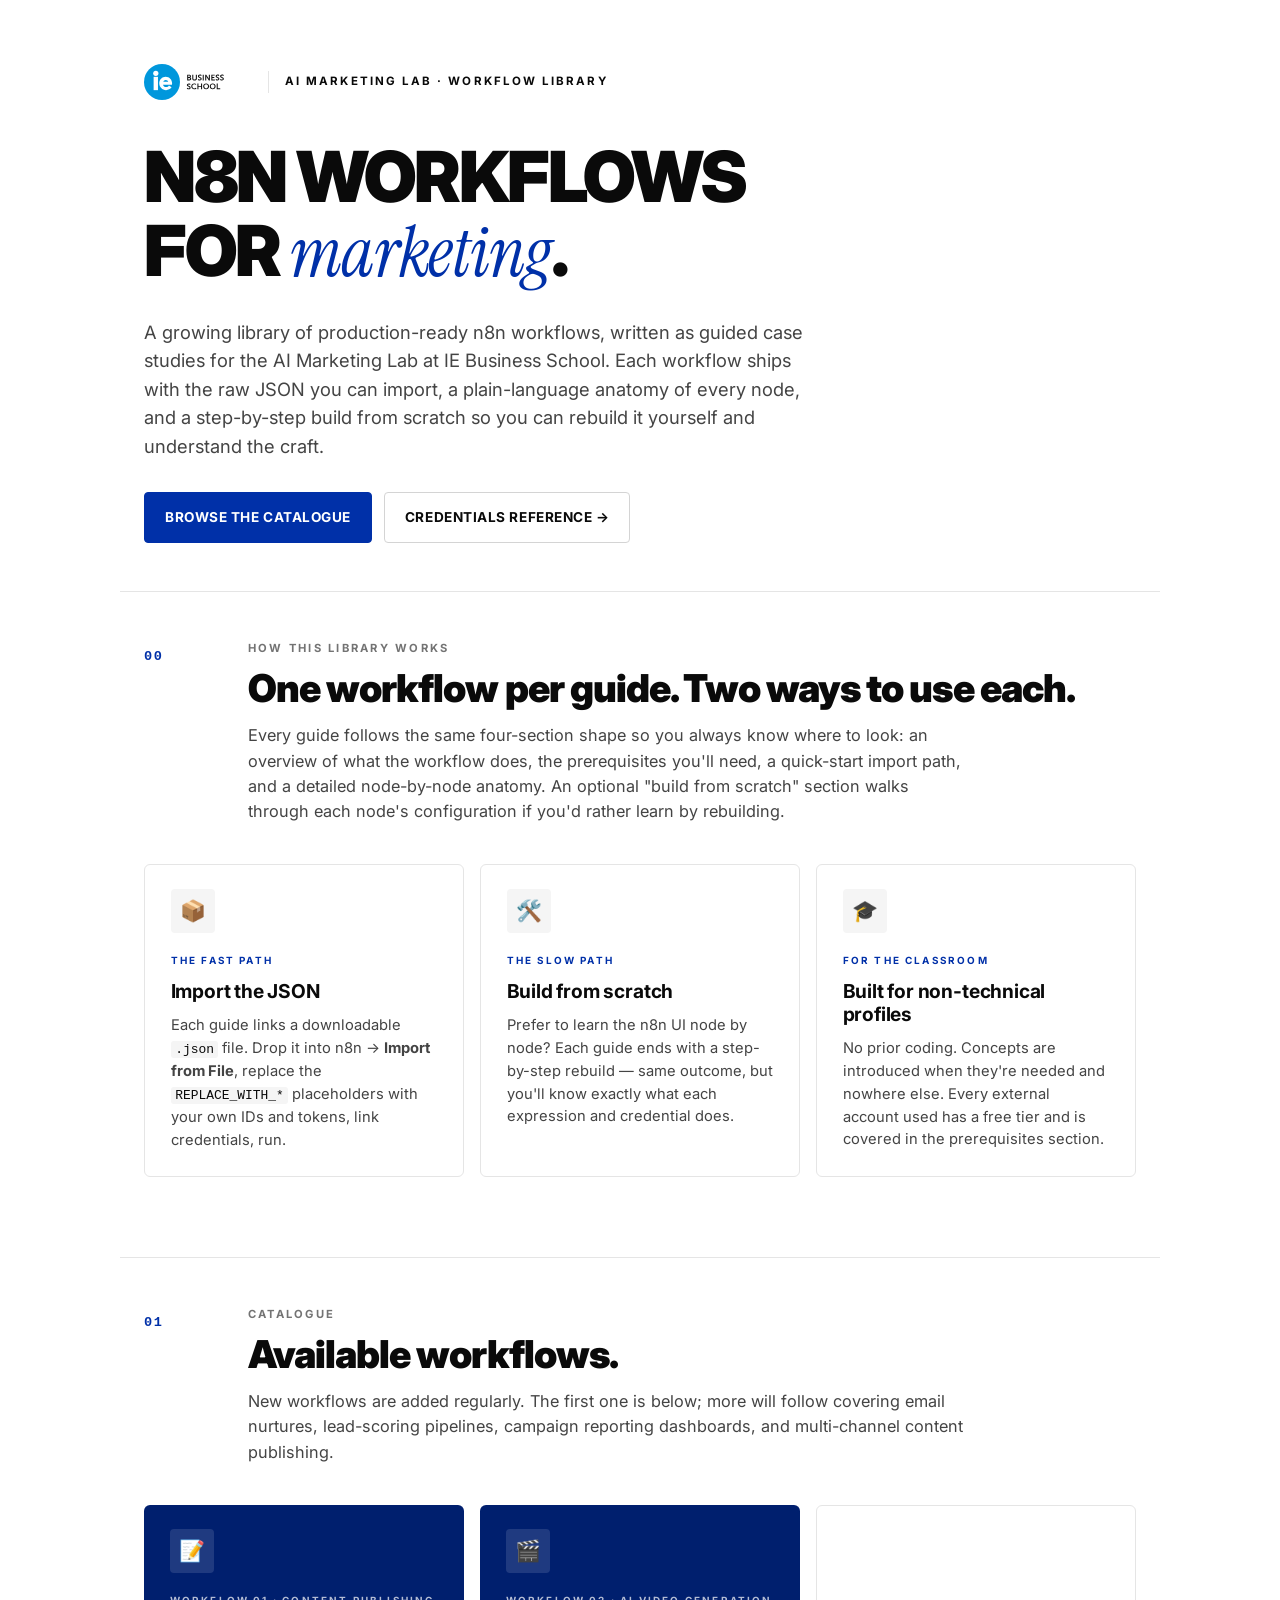
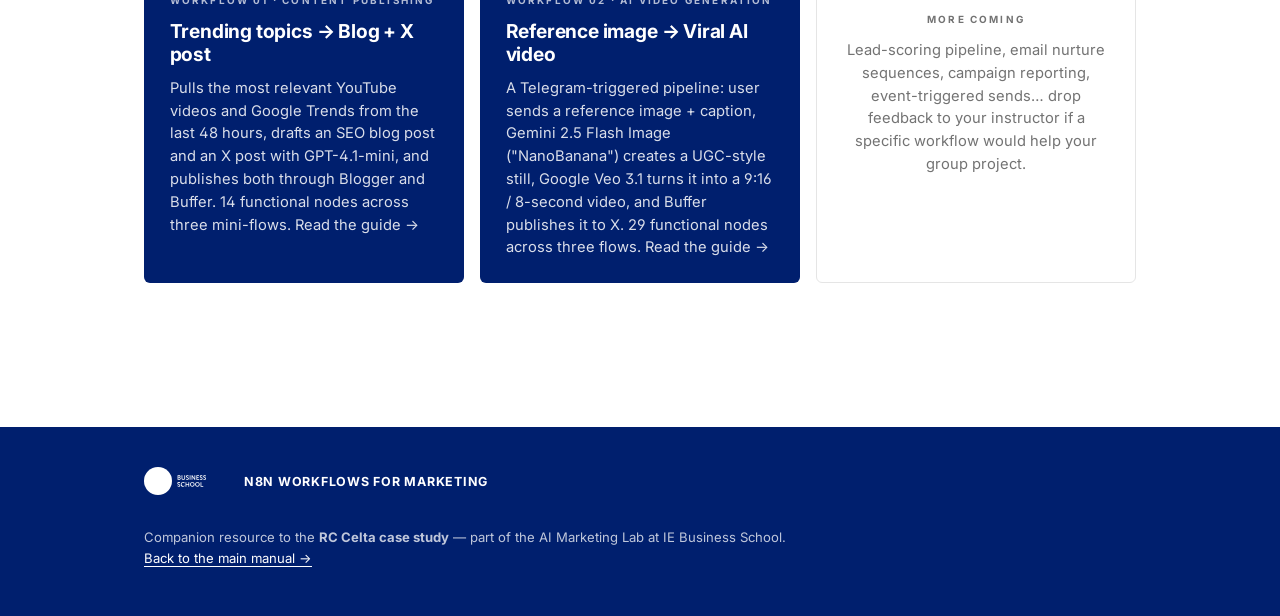
<file: index.html>
<!DOCTYPE html>
<html lang="en">
<head>
  <meta charset="utf-8" />
  <meta name="viewport" content="width=device-width, initial-scale=1" />
  <title>n8n Workflows for Marketing — IE Business School</title>
  <meta name="description" content="A growing library of n8n workflows for marketing students. Import, adapt, and ship — each guide walks you through the nodes, the credentials, and the build steps." />
  <link rel="preconnect" href="https://fonts.googleapis.com" />
  <link rel="preconnect" href="https://fonts.gstatic.com" crossorigin />
  <link href="https://fonts.googleapis.com/css2?family=Inter:wght@400;500;600;700;800;900&family=Instrument+Serif:ital@0;1&display=swap" rel="stylesheet" />
  <link rel="stylesheet" href="assets/styles.css" />
</head>
<body>

<header class="hero">
  <div class="hero__eyebrow">
    <img class="hero__eyebrow-logo" src="assets/ie-logo.svg" alt="IE Business School" />
    <span class="hero__eyebrow-divider" aria-hidden="true"></span>
    <span>AI Marketing Lab · Workflow Library</span>
  </div>
  <h1 class="hero__title">n8n Workflows<br>for <span class="accent">marketing</span>.</h1>
  <p class="hero__lead">
    A growing library of production-ready n8n workflows, written as guided case studies for the AI Marketing Lab at IE Business School. Each workflow ships with the raw JSON you can import, a plain-language anatomy of every node, and a step-by-step build from scratch so you can rebuild it yourself and understand the craft.
  </p>
  <div style="display:flex; gap:.75rem; flex-wrap:wrap; margin-top:2rem;">
    <a class="btn btn--primary" href="#catalog">Browse the catalogue</a>
    <a class="btn btn--ghost" href="credentials.html">Credentials reference →</a>
  </div>
</header>

<section class="section" id="how-it-works">
  <div class="sec-header">
    <div class="sec-num">00</div>
    <div>
      <span class="sec-eyebrow">How this library works</span>
      <h2 class="sec-title">One workflow per guide. Two ways to use each.</h2>
      <p class="sec-lead">Every guide follows the same four-section shape so you always know where to look: an overview of what the workflow does, the prerequisites you'll need, a quick-start import path, and a detailed node-by-node anatomy. An optional "build from scratch" section walks through each node's configuration if you'd rather learn by rebuilding.</p>
    </div>
  </div>

  <div class="grid grid-3">
    <div class="card card--light">
      <div class="card__icon">📦</div>
      <div class="card__role">The fast path</div>
      <h3 class="card__title">Import the JSON</h3>
      <p class="card__text">Each guide links a downloadable <code>.json</code> file. Drop it into n8n → <strong>Import from File</strong>, replace the <code>REPLACE_WITH_*</code> placeholders with your own IDs and tokens, link credentials, run.</p>
    </div>
    <div class="card card--light">
      <div class="card__icon">🛠️</div>
      <div class="card__role">The slow path</div>
      <h3 class="card__title">Build from scratch</h3>
      <p class="card__text">Prefer to learn the n8n UI node by node? Each guide ends with a step-by-step rebuild — same outcome, but you'll know exactly what each expression and credential does.</p>
    </div>
    <div class="card card--light">
      <div class="card__icon">🎓</div>
      <div class="card__role">For the classroom</div>
      <h3 class="card__title">Built for non-technical profiles</h3>
      <p class="card__text">No prior coding. Concepts are introduced when they're needed and nowhere else. Every external account used has a free tier and is covered in the prerequisites section.</p>
    </div>
  </div>
</section>

<section class="section" id="catalog">
  <div class="sec-header">
    <div class="sec-num">01</div>
    <div>
      <span class="sec-eyebrow">Catalogue</span>
      <h2 class="sec-title">Available workflows.</h2>
      <p class="sec-lead">New workflows are added regularly. The first one is below; more will follow covering email nurtures, lead-scoring pipelines, campaign reporting dashboards, and multi-channel content publishing.</p>
    </div>
  </div>

  <div class="grid grid-2">
    <a class="card" href="workflows/youtube-trends-blog-x.html" style="text-decoration:none;">
      <div class="card__icon">📝</div>
      <div class="card__role">Workflow 01 · Content publishing</div>
      <h3 class="card__title">Trending topics → Blog + X post</h3>
      <p class="card__text">Pulls the most relevant YouTube videos and Google Trends from the last 48 hours, drafts an SEO blog post and an X post with GPT-4.1-mini, and publishes both through Blogger and Buffer. 14 functional nodes across three mini-flows. Read the guide →</p>
    </a>
    <a class="card" href="workflows/ai-viral-video.html" style="text-decoration:none;">
      <div class="card__icon">🎬</div>
      <div class="card__role">Workflow 02 · AI video generation</div>
      <h3 class="card__title">Reference image → Viral AI video</h3>
      <p class="card__text">A Telegram-triggered pipeline: user sends a reference image + caption, Gemini 2.5 Flash Image ("NanoBanana") creates a UGC-style still, Google Veo 3.1 turns it into a 9:16 / 8-second video, and Buffer publishes it to X. 29 functional nodes across three flows. Read the guide →</p>
    </a>
    <div class="card card--light" style="display:flex; align-items:center; justify-content:center; text-align:center; min-height:180px;">
      <div>
        <div class="card__role" style="color:var(--ink-4);">More coming</div>
        <p class="card__text" style="color:var(--ink-4);">Lead-scoring pipeline, email nurture sequences, campaign reporting, event-triggered sends… drop feedback to your instructor if a specific workflow would help your group project.</p>
      </div>
    </div>
  </div>
</section>

<footer class="footer">
  <div class="wrap">
    <div class="footer__brand">
      <img src="assets/ie-logo.svg" alt="IE Business School" />
      n8n Workflows for Marketing
    </div>
    <div>
      Companion resource to the <strong>RC Celta case study</strong> — part of the AI Marketing Lab at IE Business School.<br>
      <a href="https://inakigorostiza.github.io/rc-celta-seat-availability-alert-platform/manual.html" target="_blank">Back to the main manual →</a>
    </div>
  </div>
</footer>

</body>
</html>
</file>
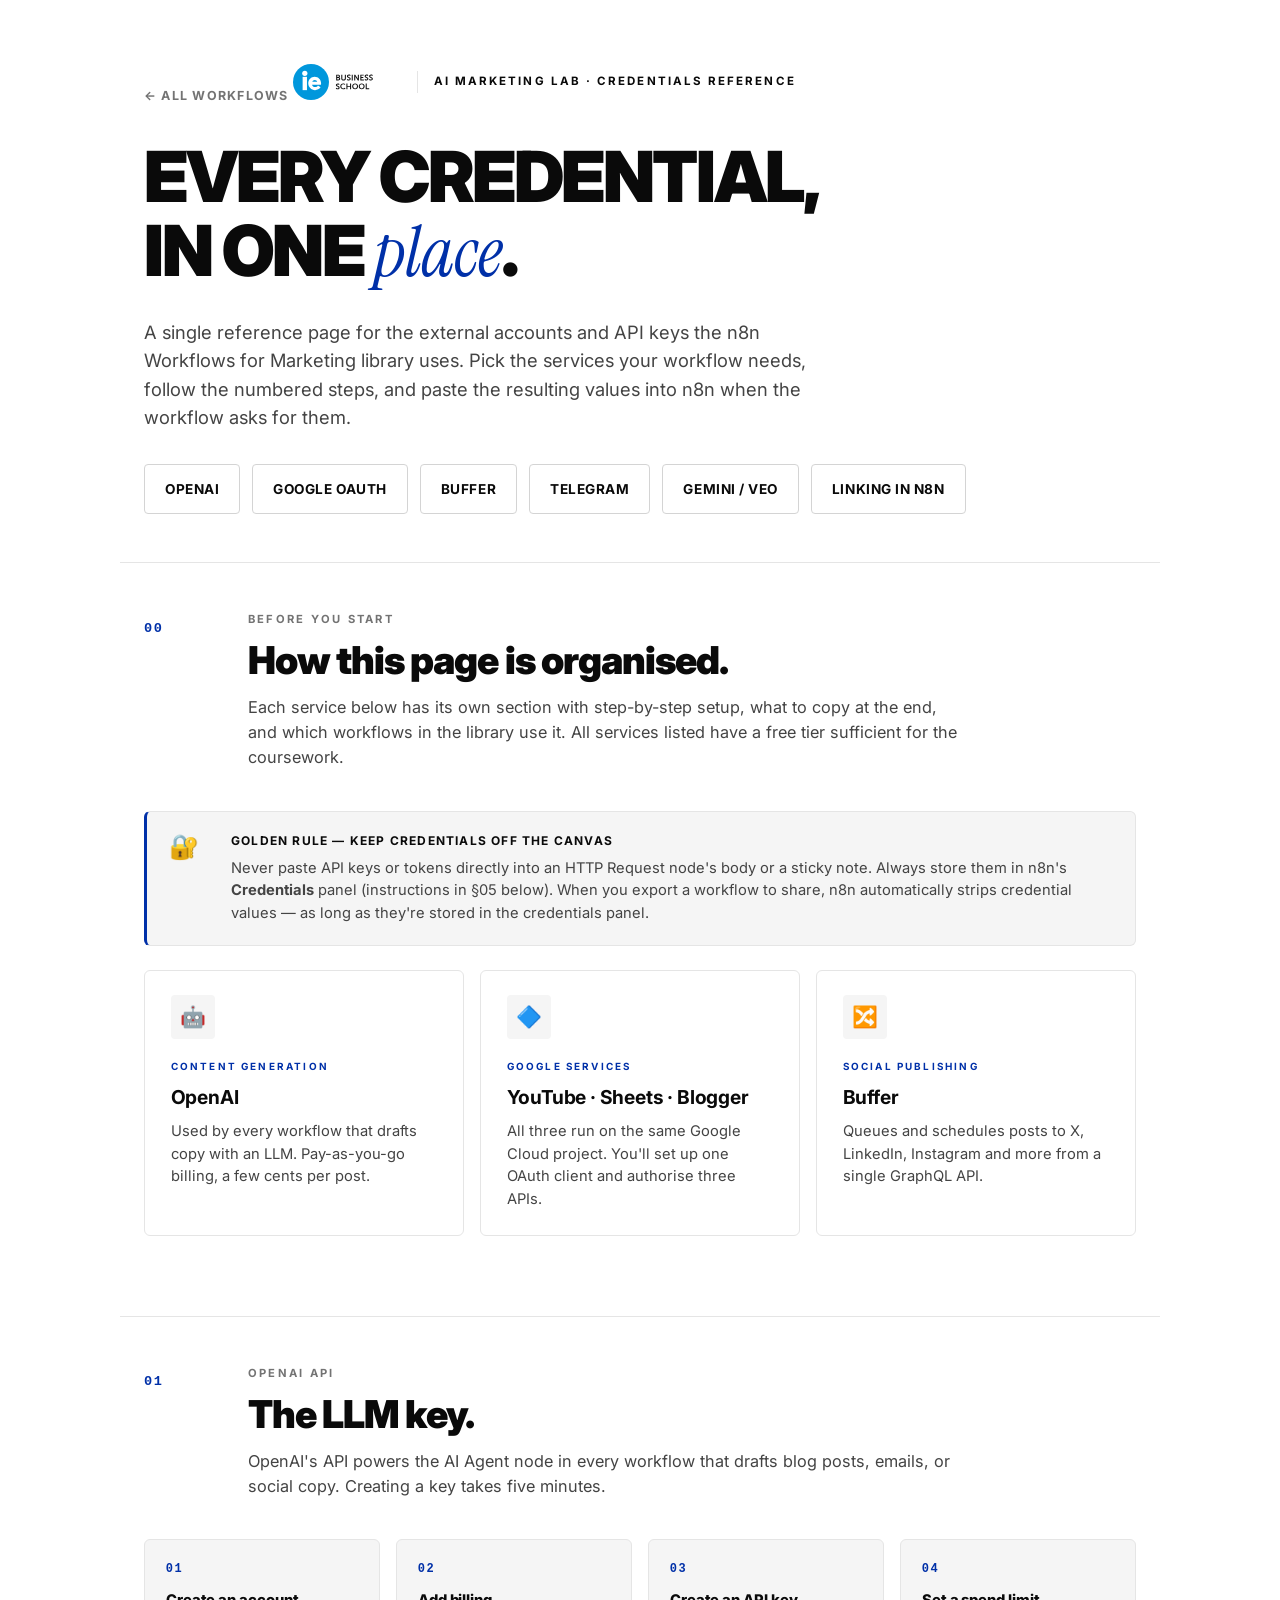
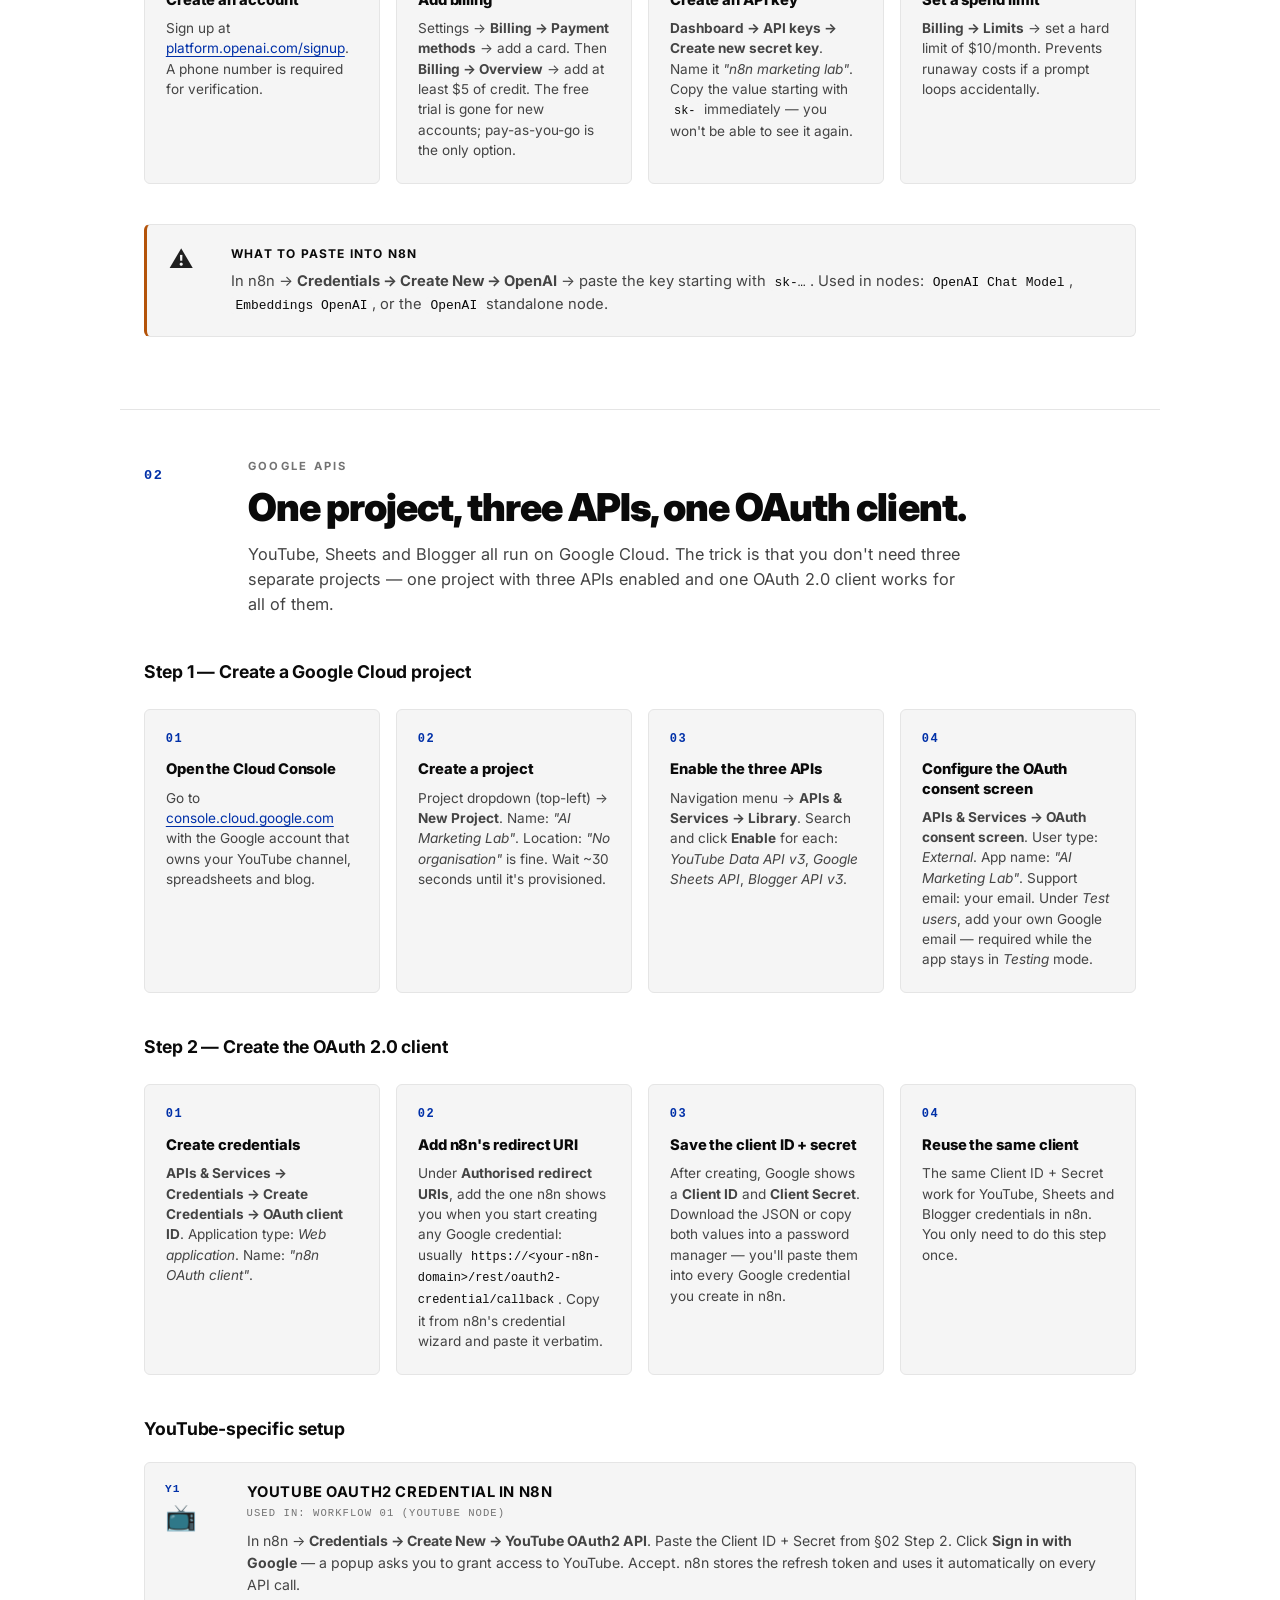
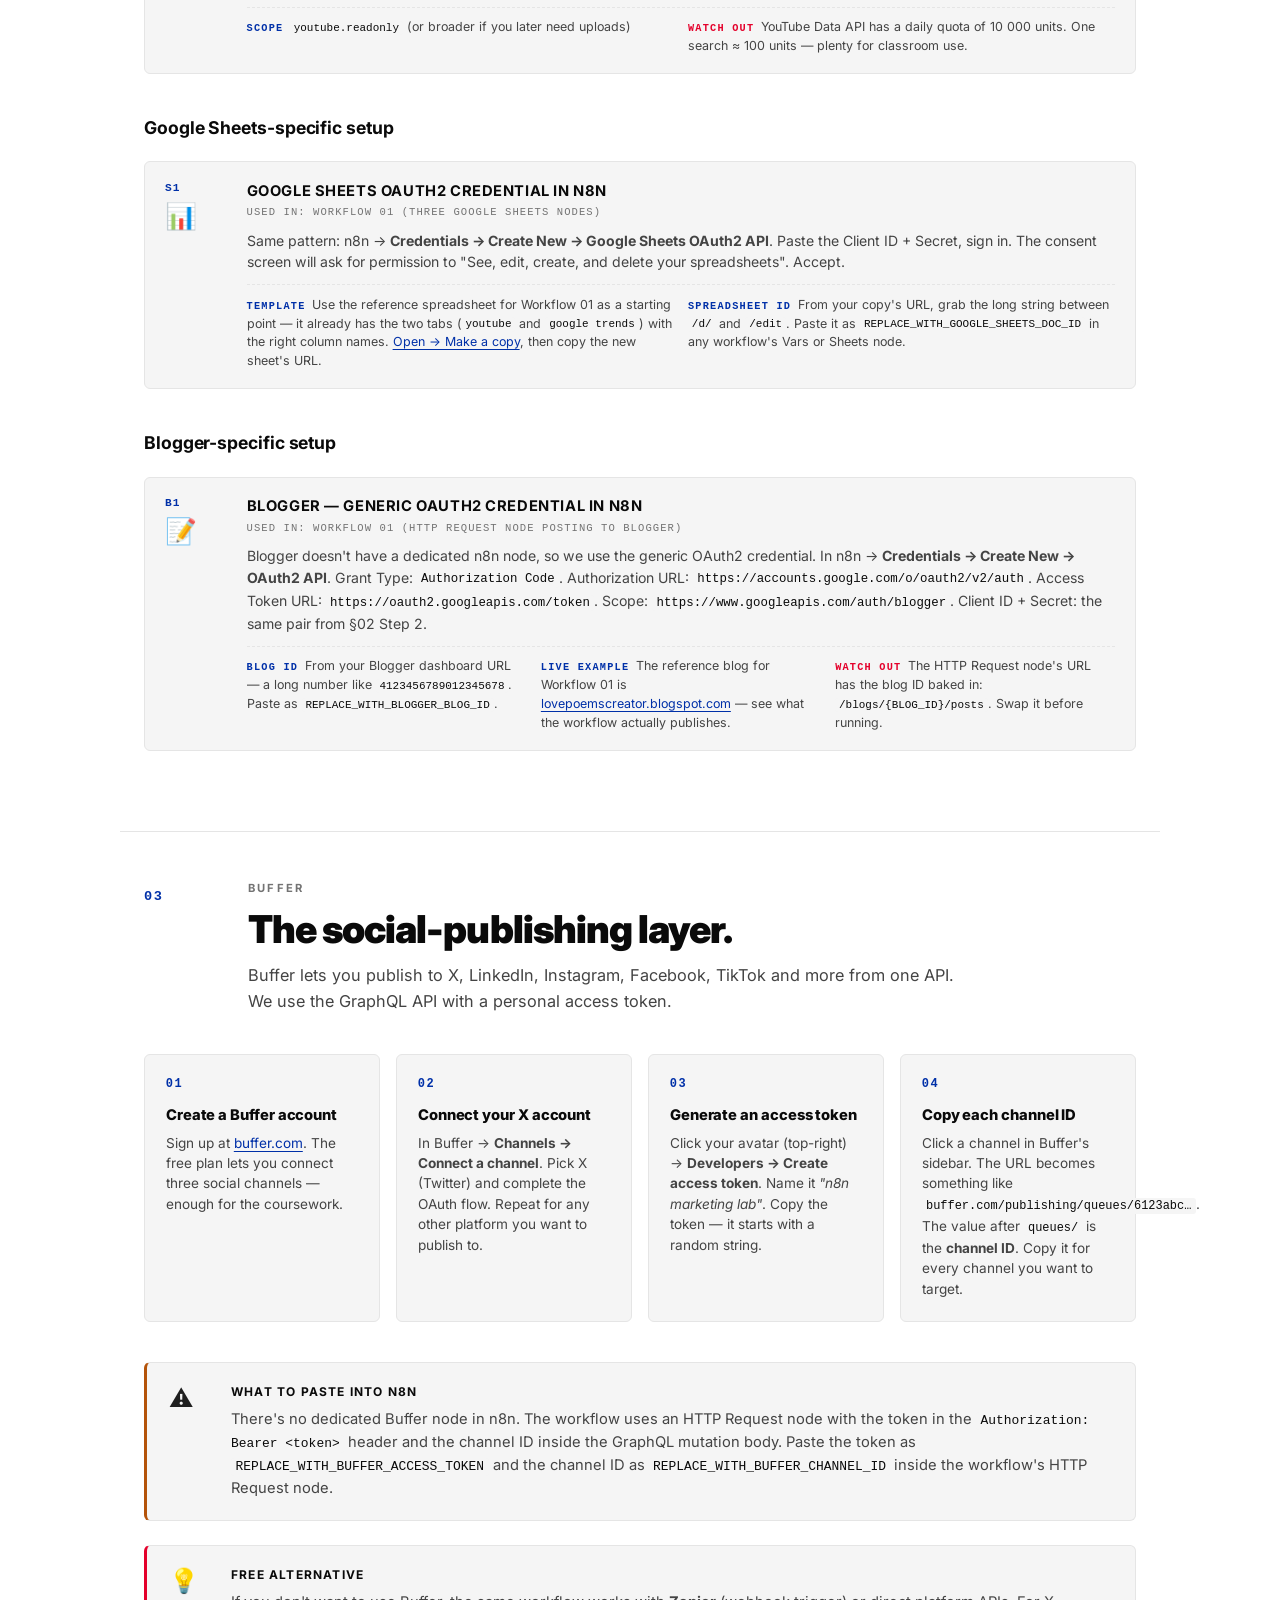
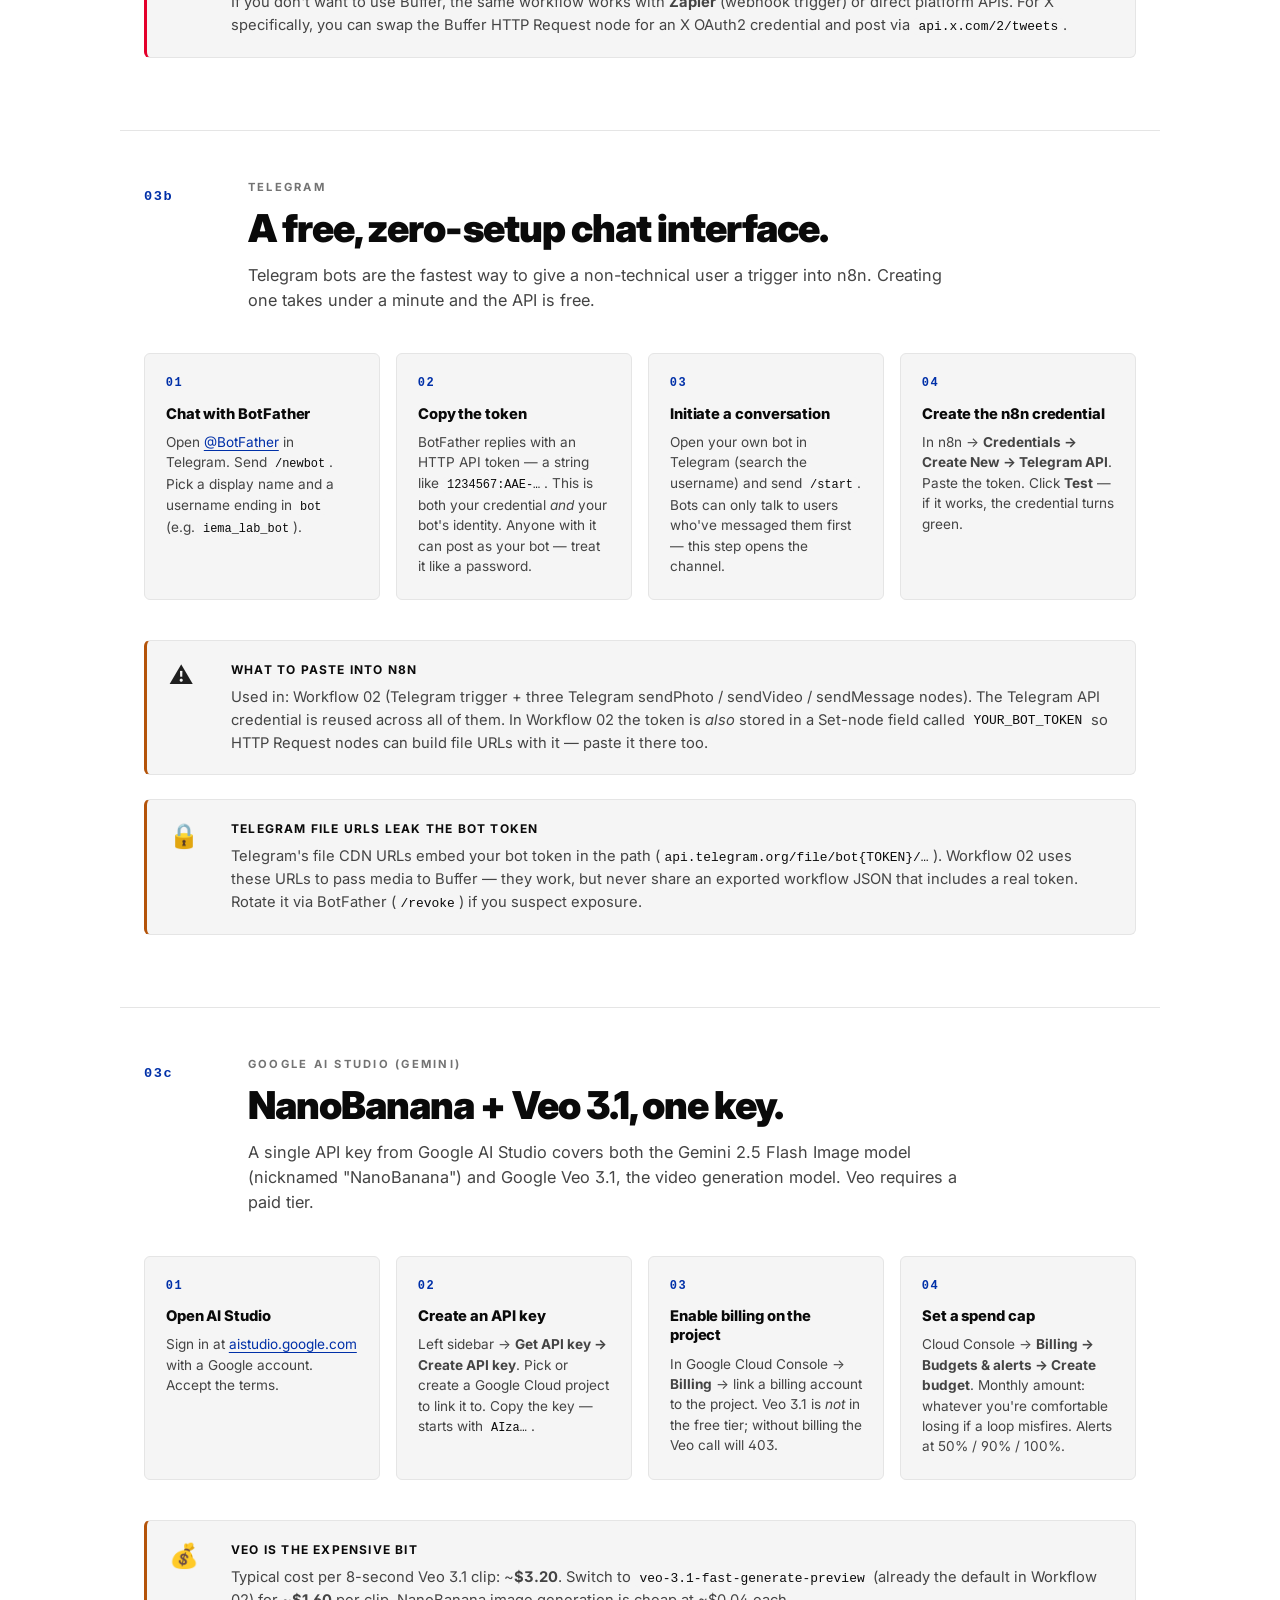
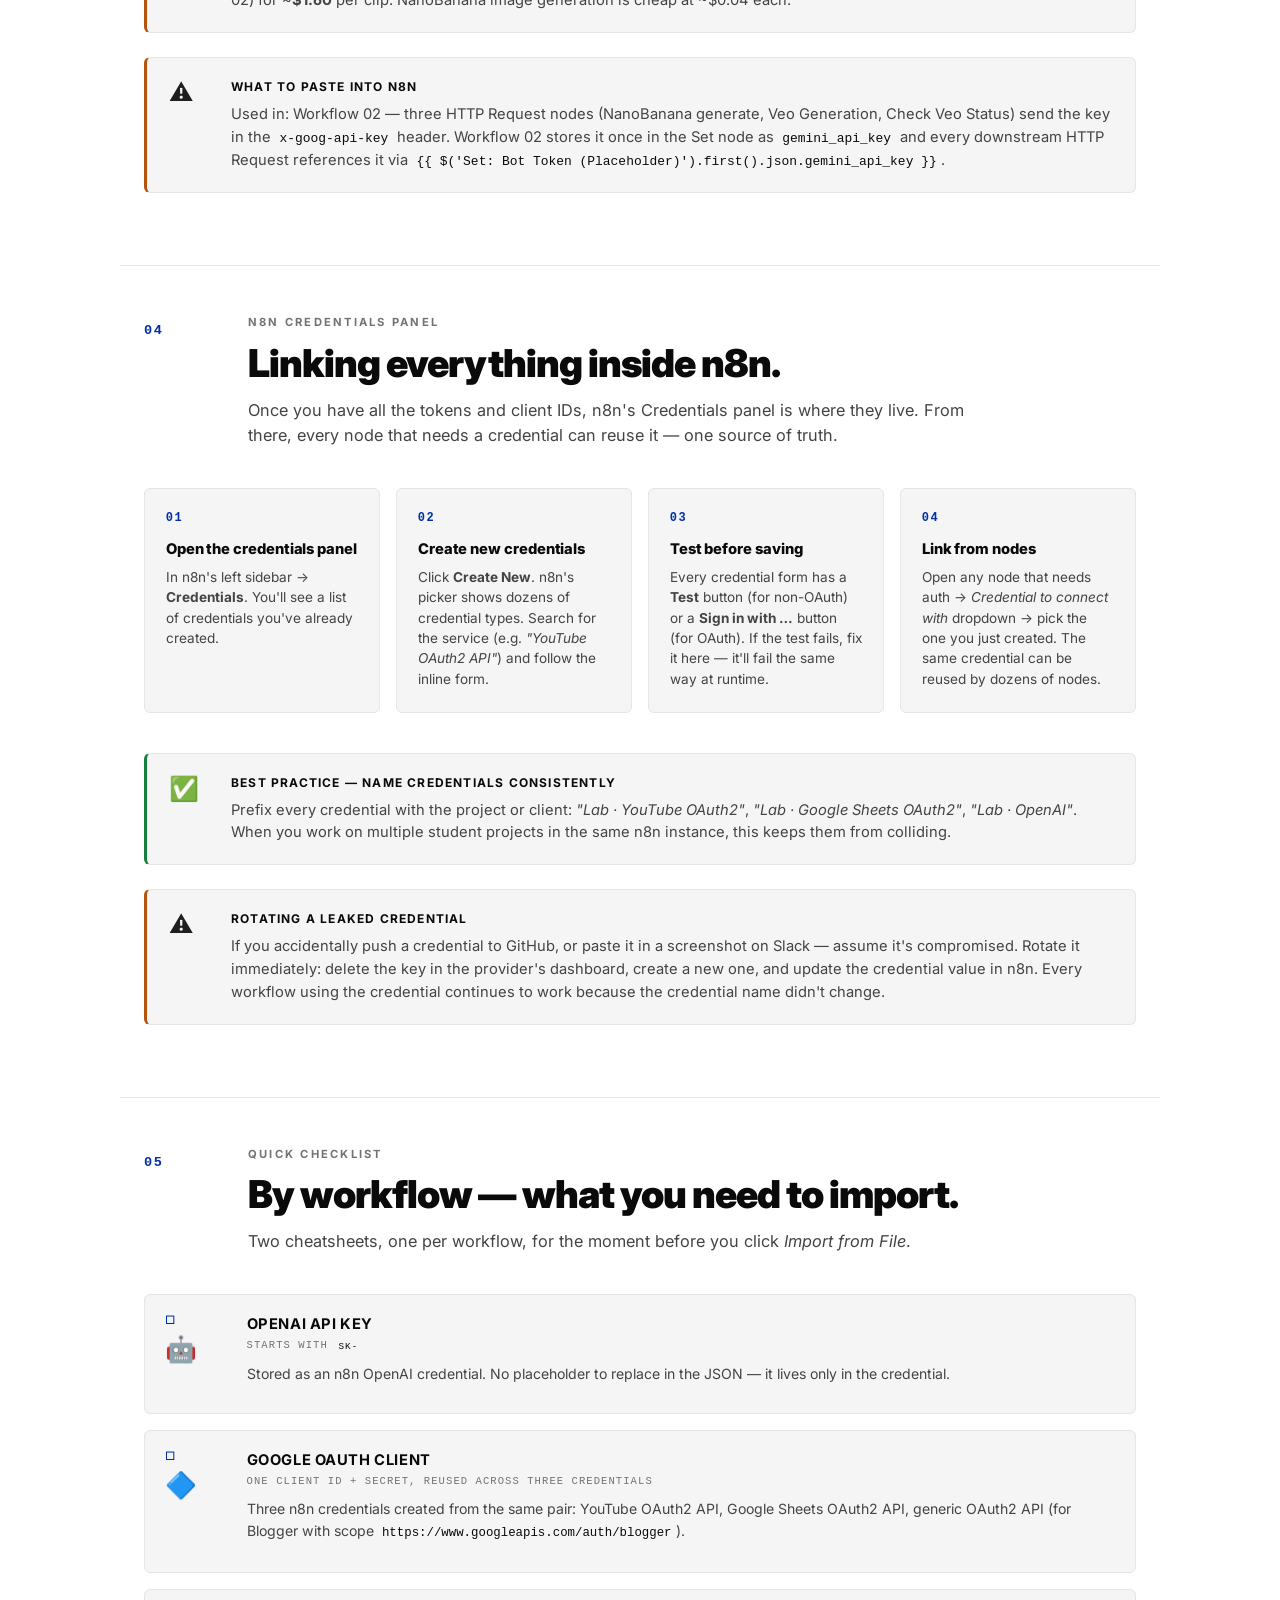
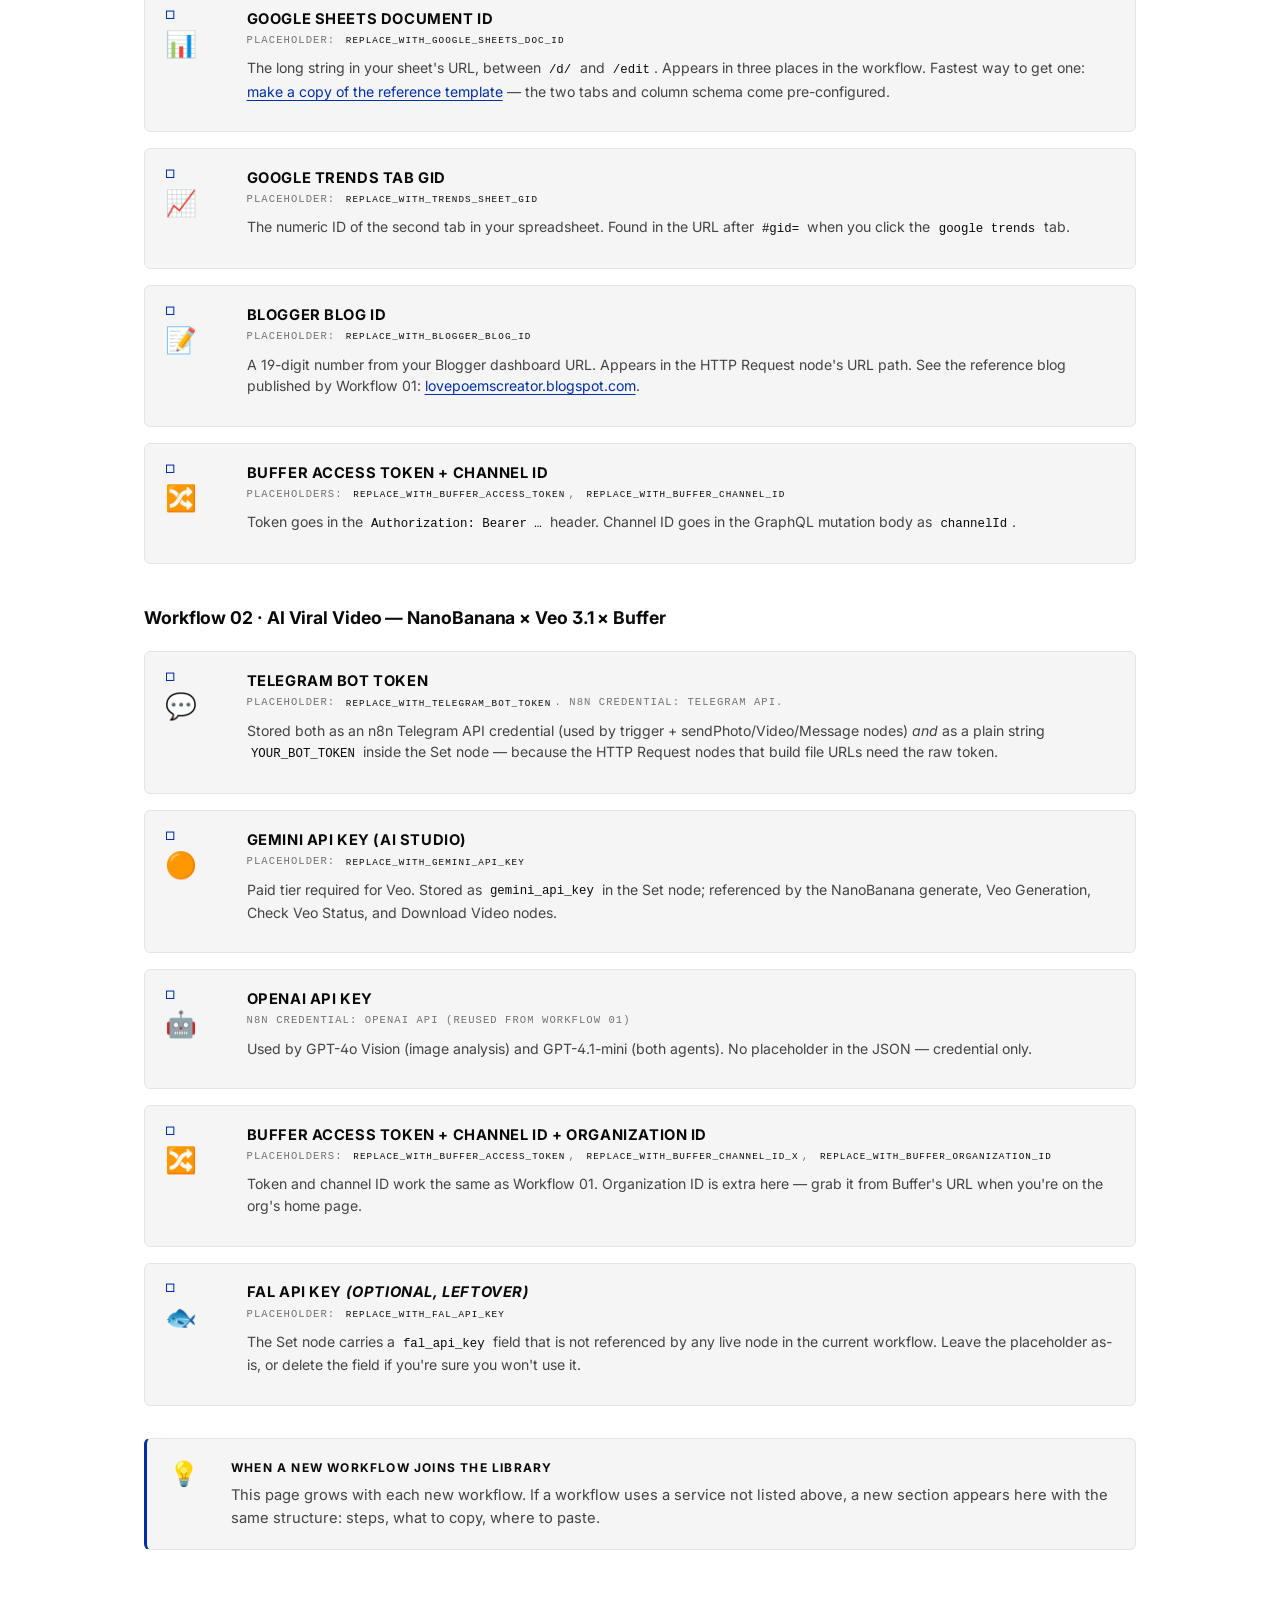
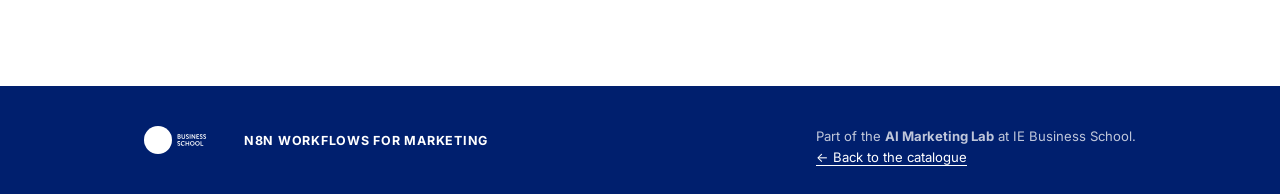
<file: credentials.html>
<!DOCTYPE html>
<html lang="en">
<head>
  <meta charset="utf-8" />
  <meta name="viewport" content="width=device-width, initial-scale=1" />
  <title>Credentials — n8n Workflows for Marketing · IE Business School</title>
  <meta name="description" content="Step-by-step guide to every credential the n8n Workflows for Marketing library uses: OpenAI, Google APIs (YouTube, Sheets, Blogger), Buffer, and how to link each one inside n8n." />
  <link rel="preconnect" href="https://fonts.googleapis.com" />
  <link rel="preconnect" href="https://fonts.gstatic.com" crossorigin />
  <link href="https://fonts.googleapis.com/css2?family=Inter:wght@400;500;600;700;800;900&family=Instrument+Serif:ital@0;1&display=swap" rel="stylesheet" />
  <link rel="stylesheet" href="assets/styles.css" />
</head>
<body>

<header class="hero">
  <a class="back-link" href="index.html">← All workflows</a>
  <div class="hero__eyebrow">
    <img class="hero__eyebrow-logo" src="assets/ie-logo.svg" alt="IE Business School" />
    <span class="hero__eyebrow-divider" aria-hidden="true"></span>
    <span>AI Marketing Lab · Credentials Reference</span>
  </div>
  <h1 class="hero__title">Every credential,<br>in one <span class="accent">place</span>.</h1>
  <p class="hero__lead">
    A single reference page for the external accounts and API keys the n8n Workflows for Marketing library uses. Pick the services your workflow needs, follow the numbered steps, and paste the resulting values into n8n when the workflow asks for them.
  </p>
  <div style="display:flex; gap:.75rem; flex-wrap:wrap; margin-top:2rem;">
    <a class="btn btn--ghost" href="#openai">OpenAI</a>
    <a class="btn btn--ghost" href="#google">Google OAuth</a>
    <a class="btn btn--ghost" href="#buffer">Buffer</a>
    <a class="btn btn--ghost" href="#telegram">Telegram</a>
    <a class="btn btn--ghost" href="#gemini">Gemini / Veo</a>
    <a class="btn btn--ghost" href="#n8n">Linking in n8n</a>
  </div>
</header>

<!-- ============================== §00 OVERVIEW ============================== -->
<section class="section" id="overview">
  <div class="sec-header">
    <div class="sec-num">00</div>
    <div>
      <span class="sec-eyebrow">Before you start</span>
      <h2 class="sec-title">How this page is organised.</h2>
      <p class="sec-lead">Each service below has its own section with step-by-step setup, what to copy at the end, and which workflows in the library use it. All services listed have a free tier sufficient for the coursework.</p>
    </div>
  </div>

  <div class="callout callout--tip">
    <div class="callout__icon">🔐</div>
    <div class="callout__body">
      <h4>Golden rule — keep credentials off the canvas</h4>
      <p>Never paste API keys or tokens directly into an HTTP Request node's body or a sticky note. Always store them in n8n's <strong>Credentials</strong> panel (instructions in §05 below). When you export a workflow to share, n8n automatically strips credential values — as long as they're stored in the credentials panel.</p>
    </div>
  </div>

  <div class="grid grid-3">
    <div class="card card--light">
      <div class="card__icon">🤖</div>
      <div class="card__role">Content generation</div>
      <h3 class="card__title">OpenAI</h3>
      <p class="card__text">Used by every workflow that drafts copy with an LLM. Pay-as-you-go billing, a few cents per post.</p>
    </div>
    <div class="card card--light">
      <div class="card__icon">🔷</div>
      <div class="card__role">Google services</div>
      <h3 class="card__title">YouTube · Sheets · Blogger</h3>
      <p class="card__text">All three run on the same Google Cloud project. You'll set up one OAuth client and authorise three APIs.</p>
    </div>
    <div class="card card--light">
      <div class="card__icon">🔀</div>
      <div class="card__role">Social publishing</div>
      <h3 class="card__title">Buffer</h3>
      <p class="card__text">Queues and schedules posts to X, LinkedIn, Instagram and more from a single GraphQL API.</p>
    </div>
  </div>
</section>

<!-- ============================== §01 OPENAI ============================== -->
<section class="section" id="openai">
  <div class="sec-header">
    <div class="sec-num">01</div>
    <div>
      <span class="sec-eyebrow">OpenAI API</span>
      <h2 class="sec-title">The LLM key.</h2>
      <p class="sec-lead">OpenAI's API powers the AI Agent node in every workflow that drafts blog posts, emails, or social copy. Creating a key takes five minutes.</p>
    </div>
  </div>

  <div class="flow">
    <div class="flow__step">
      <span class="flow__num">01</span>
      <h5>Create an account</h5>
      <p>Sign up at <a href="https://platform.openai.com/signup" target="_blank">platform.openai.com/signup</a>. A phone number is required for verification.</p>
    </div>
    <div class="flow__step">
      <span class="flow__num">02</span>
      <h5>Add billing</h5>
      <p>Settings → <strong>Billing → Payment methods</strong> → add a card. Then <strong>Billing → Overview</strong> → add at least $5 of credit. The free trial is gone for new accounts; pay-as-you-go is the only option.</p>
    </div>
    <div class="flow__step">
      <span class="flow__num">03</span>
      <h5>Create an API key</h5>
      <p><strong>Dashboard → API keys → Create new secret key</strong>. Name it <em>"n8n marketing lab"</em>. Copy the value starting with <code>sk-</code> immediately — you won't be able to see it again.</p>
    </div>
    <div class="flow__step">
      <span class="flow__num">04</span>
      <h5>Set a spend limit</h5>
      <p><strong>Billing → Limits</strong> → set a hard limit of $10/month. Prevents runaway costs if a prompt loops accidentally.</p>
    </div>
  </div>

  <div class="callout callout--warn">
    <div class="callout__icon">⚠️</div>
    <div class="callout__body">
      <h4>What to paste into n8n</h4>
      <p>In n8n → <strong>Credentials → Create New → OpenAI</strong> → paste the key starting with <code>sk-…</code>. Used in nodes: <code>OpenAI Chat Model</code>, <code>Embeddings OpenAI</code>, or the <code>OpenAI</code> standalone node.</p>
    </div>
  </div>
</section>

<!-- ============================== §02 GOOGLE ============================== -->
<section class="section" id="google">
  <div class="sec-header">
    <div class="sec-num">02</div>
    <div>
      <span class="sec-eyebrow">Google APIs</span>
      <h2 class="sec-title">One project, three APIs, one OAuth client.</h2>
      <p class="sec-lead">YouTube, Sheets and Blogger all run on Google Cloud. The trick is that you don't need three separate projects — one project with three APIs enabled and one OAuth 2.0 client works for all of them.</p>
    </div>
  </div>

  <h3 class="h-sub">Step 1 — Create a Google Cloud project</h3>
  <div class="flow">
    <div class="flow__step">
      <span class="flow__num">01</span>
      <h5>Open the Cloud Console</h5>
      <p>Go to <a href="https://console.cloud.google.com" target="_blank">console.cloud.google.com</a> with the Google account that owns your YouTube channel, spreadsheets and blog.</p>
    </div>
    <div class="flow__step">
      <span class="flow__num">02</span>
      <h5>Create a project</h5>
      <p>Project dropdown (top-left) → <strong>New Project</strong>. Name: <em>"AI Marketing Lab"</em>. Location: <em>"No organisation"</em> is fine. Wait ~30 seconds until it's provisioned.</p>
    </div>
    <div class="flow__step">
      <span class="flow__num">03</span>
      <h5>Enable the three APIs</h5>
      <p>Navigation menu → <strong>APIs & Services → Library</strong>. Search and click <strong>Enable</strong> for each: <em>YouTube Data API v3</em>, <em>Google Sheets API</em>, <em>Blogger API v3</em>.</p>
    </div>
    <div class="flow__step">
      <span class="flow__num">04</span>
      <h5>Configure the OAuth consent screen</h5>
      <p><strong>APIs & Services → OAuth consent screen</strong>. User type: <em>External</em>. App name: <em>"AI Marketing Lab"</em>. Support email: your email. Under <em>Test users</em>, add your own Google email — required while the app stays in <em>Testing</em> mode.</p>
    </div>
  </div>

  <h3 class="h-sub">Step 2 — Create the OAuth 2.0 client</h3>
  <div class="flow">
    <div class="flow__step">
      <span class="flow__num">01</span>
      <h5>Create credentials</h5>
      <p><strong>APIs & Services → Credentials → Create Credentials → OAuth client ID</strong>. Application type: <em>Web application</em>. Name: <em>"n8n OAuth client"</em>.</p>
    </div>
    <div class="flow__step">
      <span class="flow__num">02</span>
      <h5>Add n8n's redirect URI</h5>
      <p>Under <strong>Authorised redirect URIs</strong>, add the one n8n shows you when you start creating any Google credential: usually <code>https://&lt;your-n8n-domain&gt;/rest/oauth2-credential/callback</code>. Copy it from n8n's credential wizard and paste it verbatim.</p>
    </div>
    <div class="flow__step">
      <span class="flow__num">03</span>
      <h5>Save the client ID + secret</h5>
      <p>After creating, Google shows a <strong>Client ID</strong> and <strong>Client Secret</strong>. Download the JSON or copy both values into a password manager — you'll paste them into every Google credential you create in n8n.</p>
    </div>
    <div class="flow__step">
      <span class="flow__num">04</span>
      <h5>Reuse the same client</h5>
      <p>The same Client ID + Secret work for YouTube, Sheets and Blogger credentials in n8n. You only need to do this step once.</p>
    </div>
  </div>

  <h3 class="h-sub">YouTube-specific setup</h3>
  <div class="node-detail">
    <div class="node-row">
      <div class="node-row__rail"><span class="node-row__num">Y1</span><span class="node-row__emoji">📺</span></div>
      <div class="node-row__body">
        <h4 class="node-row__title">YouTube OAuth2 credential in n8n</h4>
        <div class="node-row__kind">Used in: Workflow 01 (YouTube node)</div>
        <p class="node-row__text">In n8n → <strong>Credentials → Create New → YouTube OAuth2 API</strong>. Paste the Client ID + Secret from §02 Step 2. Click <strong>Sign in with Google</strong> — a popup asks you to grant access to YouTube. Accept. n8n stores the refresh token and uses it automatically on every API call.</p>
        <div class="node-row__meta">
          <div class="node-row__meta-item"><span class="node-row__label">Scope</span><code>youtube.readonly</code> (or broader if you later need uploads)</div>
          <div class="node-row__meta-item"><span class="node-row__label node-row__label--warn">Watch out</span>YouTube Data API has a daily quota of 10 000 units. One search ≈ 100 units — plenty for classroom use.</div>
        </div>
      </div>
    </div>
  </div>

  <h3 class="h-sub">Google Sheets-specific setup</h3>
  <div class="node-detail">
    <div class="node-row">
      <div class="node-row__rail"><span class="node-row__num">S1</span><span class="node-row__emoji">📊</span></div>
      <div class="node-row__body">
        <h4 class="node-row__title">Google Sheets OAuth2 credential in n8n</h4>
        <div class="node-row__kind">Used in: Workflow 01 (three Google Sheets nodes)</div>
        <p class="node-row__text">Same pattern: n8n → <strong>Credentials → Create New → Google Sheets OAuth2 API</strong>. Paste the Client ID + Secret, sign in. The consent screen will ask for permission to "See, edit, create, and delete your spreadsheets". Accept.</p>
        <div class="node-row__meta">
          <div class="node-row__meta-item"><span class="node-row__label">Template</span>Use the reference spreadsheet for Workflow 01 as a starting point — it already has the two tabs (<code>youtube</code> and <code>google trends</code>) with the right column names. <a href="https://docs.google.com/spreadsheets/d/1voUu85C0uED6YXrFxakD3wMpdZOFnLCwBKoNIpxmERA/copy" target="_blank">Open → Make a copy</a>, then copy the new sheet's URL.</div>
          <div class="node-row__meta-item"><span class="node-row__label">Spreadsheet ID</span>From your copy's URL, grab the long string between <code>/d/</code> and <code>/edit</code>. Paste it as <code>REPLACE_WITH_GOOGLE_SHEETS_DOC_ID</code> in any workflow's Vars or Sheets node.</div>
        </div>
      </div>
    </div>
  </div>

  <h3 class="h-sub">Blogger-specific setup</h3>
  <div class="node-detail">
    <div class="node-row">
      <div class="node-row__rail"><span class="node-row__num">B1</span><span class="node-row__emoji">📝</span></div>
      <div class="node-row__body">
        <h4 class="node-row__title">Blogger — generic OAuth2 credential in n8n</h4>
        <div class="node-row__kind">Used in: Workflow 01 (HTTP Request node posting to Blogger)</div>
        <p class="node-row__text">Blogger doesn't have a dedicated n8n node, so we use the generic OAuth2 credential. In n8n → <strong>Credentials → Create New → OAuth2 API</strong>. Grant Type: <code>Authorization Code</code>. Authorization URL: <code>https://accounts.google.com/o/oauth2/v2/auth</code>. Access Token URL: <code>https://oauth2.googleapis.com/token</code>. Scope: <code>https://www.googleapis.com/auth/blogger</code>. Client ID + Secret: the same pair from §02 Step 2.</p>
        <div class="node-row__meta">
          <div class="node-row__meta-item"><span class="node-row__label">Blog ID</span>From your Blogger dashboard URL — a long number like <code>4123456789012345678</code>. Paste as <code>REPLACE_WITH_BLOGGER_BLOG_ID</code>.</div>
          <div class="node-row__meta-item"><span class="node-row__label">Live example</span>The reference blog for Workflow 01 is <a href="https://lovepoemscreator.blogspot.com/" target="_blank">lovepoemscreator.blogspot.com</a> — see what the workflow actually publishes.</div>
          <div class="node-row__meta-item"><span class="node-row__label node-row__label--warn">Watch out</span>The HTTP Request node's URL has the blog ID baked in: <code>/blogs/{BLOG_ID}/posts</code>. Swap it before running.</div>
        </div>
      </div>
    </div>
  </div>
</section>

<!-- ============================== §03 BUFFER ============================== -->
<section class="section" id="buffer">
  <div class="sec-header">
    <div class="sec-num">03</div>
    <div>
      <span class="sec-eyebrow">Buffer</span>
      <h2 class="sec-title">The social-publishing layer.</h2>
      <p class="sec-lead">Buffer lets you publish to X, LinkedIn, Instagram, Facebook, TikTok and more from one API. We use the GraphQL API with a personal access token.</p>
    </div>
  </div>

  <div class="flow">
    <div class="flow__step">
      <span class="flow__num">01</span>
      <h5>Create a Buffer account</h5>
      <p>Sign up at <a href="https://buffer.com" target="_blank">buffer.com</a>. The free plan lets you connect three social channels — enough for the coursework.</p>
    </div>
    <div class="flow__step">
      <span class="flow__num">02</span>
      <h5>Connect your X account</h5>
      <p>In Buffer → <strong>Channels → Connect a channel</strong>. Pick X (Twitter) and complete the OAuth flow. Repeat for any other platform you want to publish to.</p>
    </div>
    <div class="flow__step">
      <span class="flow__num">03</span>
      <h5>Generate an access token</h5>
      <p>Click your avatar (top-right) → <strong>Developers → Create access token</strong>. Name it <em>"n8n marketing lab"</em>. Copy the token — it starts with a random string.</p>
    </div>
    <div class="flow__step">
      <span class="flow__num">04</span>
      <h5>Copy each channel ID</h5>
      <p>Click a channel in Buffer's sidebar. The URL becomes something like <code>buffer.com/publishing/queues/6123abc…</code>. The value after <code>queues/</code> is the <strong>channel ID</strong>. Copy it for every channel you want to target.</p>
    </div>
  </div>

  <div class="callout callout--warn">
    <div class="callout__icon">⚠️</div>
    <div class="callout__body">
      <h4>What to paste into n8n</h4>
      <p>There's no dedicated Buffer node in n8n. The workflow uses an HTTP Request node with the token in the <code>Authorization: Bearer &lt;token&gt;</code> header and the channel ID inside the GraphQL mutation body. Paste the token as <code>REPLACE_WITH_BUFFER_ACCESS_TOKEN</code> and the channel ID as <code>REPLACE_WITH_BUFFER_CHANNEL_ID</code> inside the workflow's HTTP Request node.</p>
    </div>
  </div>

  <div class="callout callout--class">
    <div class="callout__icon">💡</div>
    <div class="callout__body">
      <h4>Free alternative</h4>
      <p>If you don't want to use Buffer, the same workflow works with <strong>Zapier</strong> (webhook trigger) or direct platform APIs. For X specifically, you can swap the Buffer HTTP Request node for an X OAuth2 credential and post via <code>api.x.com/2/tweets</code>.</p>
    </div>
  </div>
</section>

<!-- ============================== §03b TELEGRAM ============================== -->
<section class="section" id="telegram">
  <div class="sec-header">
    <div class="sec-num">03b</div>
    <div>
      <span class="sec-eyebrow">Telegram</span>
      <h2 class="sec-title">A free, zero-setup chat interface.</h2>
      <p class="sec-lead">Telegram bots are the fastest way to give a non-technical user a trigger into n8n. Creating one takes under a minute and the API is free.</p>
    </div>
  </div>

  <div class="flow">
    <div class="flow__step">
      <span class="flow__num">01</span>
      <h5>Chat with BotFather</h5>
      <p>Open <a href="https://t.me/botfather" target="_blank">@BotFather</a> in Telegram. Send <code>/newbot</code>. Pick a display name and a username ending in <code>bot</code> (e.g. <code>iema_lab_bot</code>).</p>
    </div>
    <div class="flow__step">
      <span class="flow__num">02</span>
      <h5>Copy the token</h5>
      <p>BotFather replies with an HTTP API token — a string like <code>1234567:AAE-…</code>. This is both your credential <em>and</em> your bot's identity. Anyone with it can post as your bot — treat it like a password.</p>
    </div>
    <div class="flow__step">
      <span class="flow__num">03</span>
      <h5>Initiate a conversation</h5>
      <p>Open your own bot in Telegram (search the username) and send <code>/start</code>. Bots can only talk to users who've messaged them first — this step opens the channel.</p>
    </div>
    <div class="flow__step">
      <span class="flow__num">04</span>
      <h5>Create the n8n credential</h5>
      <p>In n8n → <strong>Credentials → Create New → Telegram API</strong>. Paste the token. Click <strong>Test</strong> — if it works, the credential turns green.</p>
    </div>
  </div>

  <div class="callout callout--warn">
    <div class="callout__icon">⚠️</div>
    <div class="callout__body">
      <h4>What to paste into n8n</h4>
      <p>Used in: Workflow 02 (Telegram trigger + three Telegram sendPhoto / sendVideo / sendMessage nodes). The Telegram API credential is reused across all of them. In Workflow 02 the token is <em>also</em> stored in a Set-node field called <code>YOUR_BOT_TOKEN</code> so HTTP Request nodes can build file URLs with it — paste it there too.</p>
    </div>
  </div>

  <div class="callout callout--warn">
    <div class="callout__icon">🔒</div>
    <div class="callout__body">
      <h4>Telegram file URLs leak the bot token</h4>
      <p>Telegram's file CDN URLs embed your bot token in the path (<code>api.telegram.org/file/bot{TOKEN}/…</code>). Workflow 02 uses these URLs to pass media to Buffer — they work, but never share an exported workflow JSON that includes a real token. Rotate it via BotFather (<code>/revoke</code>) if you suspect exposure.</p>
    </div>
  </div>
</section>

<!-- ============================== §03c GEMINI ============================== -->
<section class="section" id="gemini">
  <div class="sec-header">
    <div class="sec-num">03c</div>
    <div>
      <span class="sec-eyebrow">Google AI Studio (Gemini)</span>
      <h2 class="sec-title">NanoBanana + Veo 3.1, one key.</h2>
      <p class="sec-lead">A single API key from Google AI Studio covers both the Gemini 2.5 Flash Image model (nicknamed "NanoBanana") and Google Veo 3.1, the video generation model. Veo requires a paid tier.</p>
    </div>
  </div>

  <div class="flow">
    <div class="flow__step">
      <span class="flow__num">01</span>
      <h5>Open AI Studio</h5>
      <p>Sign in at <a href="https://aistudio.google.com" target="_blank">aistudio.google.com</a> with a Google account. Accept the terms.</p>
    </div>
    <div class="flow__step">
      <span class="flow__num">02</span>
      <h5>Create an API key</h5>
      <p>Left sidebar → <strong>Get API key → Create API key</strong>. Pick or create a Google Cloud project to link it to. Copy the key — starts with <code>AIza…</code>.</p>
    </div>
    <div class="flow__step">
      <span class="flow__num">03</span>
      <h5>Enable billing on the project</h5>
      <p>In Google Cloud Console → <strong>Billing</strong> → link a billing account to the project. Veo 3.1 is <em>not</em> in the free tier; without billing the Veo call will 403.</p>
    </div>
    <div class="flow__step">
      <span class="flow__num">04</span>
      <h5>Set a spend cap</h5>
      <p>Cloud Console → <strong>Billing → Budgets & alerts → Create budget</strong>. Monthly amount: whatever you're comfortable losing if a loop misfires. Alerts at 50% / 90% / 100%.</p>
    </div>
  </div>

  <div class="callout callout--warn">
    <div class="callout__icon">💰</div>
    <div class="callout__body">
      <h4>Veo is the expensive bit</h4>
      <p>Typical cost per 8-second Veo 3.1 clip: ~<strong>$3.20</strong>. Switch to <code>veo-3.1-fast-generate-preview</code> (already the default in Workflow 02) for ~<strong>$1.60</strong> per clip. NanoBanana image generation is cheap at ~$0.04 each.</p>
    </div>
  </div>

  <div class="callout callout--warn">
    <div class="callout__icon">⚠️</div>
    <div class="callout__body">
      <h4>What to paste into n8n</h4>
      <p>Used in: Workflow 02 — three HTTP Request nodes (NanoBanana generate, Veo Generation, Check Veo Status) send the key in the <code>x-goog-api-key</code> header. Workflow 02 stores it once in the Set node as <code>gemini_api_key</code> and every downstream HTTP Request references it via <code>{{ $('Set: Bot Token (Placeholder)').first().json.gemini_api_key }}</code>.</p>
    </div>
  </div>
</section>

<!-- ============================== §04 N8N ============================== -->
<section class="section" id="n8n">
  <div class="sec-header">
    <div class="sec-num">04</div>
    <div>
      <span class="sec-eyebrow">n8n credentials panel</span>
      <h2 class="sec-title">Linking everything inside n8n.</h2>
      <p class="sec-lead">Once you have all the tokens and client IDs, n8n's Credentials panel is where they live. From there, every node that needs a credential can reuse it — one source of truth.</p>
    </div>
  </div>

  <div class="flow">
    <div class="flow__step">
      <span class="flow__num">01</span>
      <h5>Open the credentials panel</h5>
      <p>In n8n's left sidebar → <strong>Credentials</strong>. You'll see a list of credentials you've already created.</p>
    </div>
    <div class="flow__step">
      <span class="flow__num">02</span>
      <h5>Create new credentials</h5>
      <p>Click <strong>Create New</strong>. n8n's picker shows dozens of credential types. Search for the service (e.g. <em>"YouTube OAuth2 API"</em>) and follow the inline form.</p>
    </div>
    <div class="flow__step">
      <span class="flow__num">03</span>
      <h5>Test before saving</h5>
      <p>Every credential form has a <strong>Test</strong> button (for non-OAuth) or a <strong>Sign in with …</strong> button (for OAuth). If the test fails, fix it here — it'll fail the same way at runtime.</p>
    </div>
    <div class="flow__step">
      <span class="flow__num">04</span>
      <h5>Link from nodes</h5>
      <p>Open any node that needs auth → <em>Credential to connect with</em> dropdown → pick the one you just created. The same credential can be reused by dozens of nodes.</p>
    </div>
  </div>

  <div class="callout callout--good">
    <div class="callout__icon">✅</div>
    <div class="callout__body">
      <h4>Best practice — name credentials consistently</h4>
      <p>Prefix every credential with the project or client: <em>"Lab · YouTube OAuth2"</em>, <em>"Lab · Google Sheets OAuth2"</em>, <em>"Lab · OpenAI"</em>. When you work on multiple student projects in the same n8n instance, this keeps them from colliding.</p>
    </div>
  </div>

  <div class="callout callout--warn">
    <div class="callout__icon">⚠️</div>
    <div class="callout__body">
      <h4>Rotating a leaked credential</h4>
      <p>If you accidentally push a credential to GitHub, or paste it in a screenshot on Slack — assume it's compromised. Rotate it immediately: delete the key in the provider's dashboard, create a new one, and update the credential value in n8n. Every workflow using the credential continues to work because the credential name didn't change.</p>
    </div>
  </div>
</section>

<!-- ============================== §05 CHECKLIST ============================== -->
<section class="section" id="checklist">
  <div class="sec-header">
    <div class="sec-num">05</div>
    <div>
      <span class="sec-eyebrow">Quick checklist</span>
      <h2 class="sec-title">By workflow — what you need to import.</h2>
      <p class="sec-lead">Two cheatsheets, one per workflow, for the moment before you click <em>Import from File</em>.</p>
    </div>
  </div>

  <div class="node-detail">
    <div class="node-row">
      <div class="node-row__rail"><span class="node-row__num">☐</span><span class="node-row__emoji">🤖</span></div>
      <div class="node-row__body">
        <h4 class="node-row__title">OpenAI API key</h4>
        <div class="node-row__kind">Starts with <code>sk-</code></div>
        <p class="node-row__text">Stored as an n8n OpenAI credential. No placeholder to replace in the JSON — it lives only in the credential.</p>
      </div>
    </div>

    <div class="node-row">
      <div class="node-row__rail"><span class="node-row__num">☐</span><span class="node-row__emoji">🔷</span></div>
      <div class="node-row__body">
        <h4 class="node-row__title">Google OAuth client</h4>
        <div class="node-row__kind">One Client ID + Secret, reused across three credentials</div>
        <p class="node-row__text">Three n8n credentials created from the same pair: YouTube OAuth2 API, Google Sheets OAuth2 API, generic OAuth2 API (for Blogger with scope <code>https://www.googleapis.com/auth/blogger</code>).</p>
      </div>
    </div>

    <div class="node-row">
      <div class="node-row__rail"><span class="node-row__num">☐</span><span class="node-row__emoji">📊</span></div>
      <div class="node-row__body">
        <h4 class="node-row__title">Google Sheets document ID</h4>
        <div class="node-row__kind">Placeholder: <code>REPLACE_WITH_GOOGLE_SHEETS_DOC_ID</code></div>
        <p class="node-row__text">The long string in your sheet's URL, between <code>/d/</code> and <code>/edit</code>. Appears in three places in the workflow. Fastest way to get one: <a href="https://docs.google.com/spreadsheets/d/1voUu85C0uED6YXrFxakD3wMpdZOFnLCwBKoNIpxmERA/copy" target="_blank">make a copy of the reference template</a> — the two tabs and column schema come pre-configured.</p>
      </div>
    </div>

    <div class="node-row">
      <div class="node-row__rail"><span class="node-row__num">☐</span><span class="node-row__emoji">📈</span></div>
      <div class="node-row__body">
        <h4 class="node-row__title">Google Trends tab gid</h4>
        <div class="node-row__kind">Placeholder: <code>REPLACE_WITH_TRENDS_SHEET_GID</code></div>
        <p class="node-row__text">The numeric ID of the second tab in your spreadsheet. Found in the URL after <code>#gid=</code> when you click the <code>google trends</code> tab.</p>
      </div>
    </div>

    <div class="node-row">
      <div class="node-row__rail"><span class="node-row__num">☐</span><span class="node-row__emoji">📝</span></div>
      <div class="node-row__body">
        <h4 class="node-row__title">Blogger blog ID</h4>
        <div class="node-row__kind">Placeholder: <code>REPLACE_WITH_BLOGGER_BLOG_ID</code></div>
        <p class="node-row__text">A 19-digit number from your Blogger dashboard URL. Appears in the HTTP Request node's URL path. See the reference blog published by Workflow 01: <a href="https://lovepoemscreator.blogspot.com/" target="_blank">lovepoemscreator.blogspot.com</a>.</p>
      </div>
    </div>

    <div class="node-row">
      <div class="node-row__rail"><span class="node-row__num">☐</span><span class="node-row__emoji">🔀</span></div>
      <div class="node-row__body">
        <h4 class="node-row__title">Buffer access token + channel ID</h4>
        <div class="node-row__kind">Placeholders: <code>REPLACE_WITH_BUFFER_ACCESS_TOKEN</code>, <code>REPLACE_WITH_BUFFER_CHANNEL_ID</code></div>
        <p class="node-row__text">Token goes in the <code>Authorization: Bearer …</code> header. Channel ID goes in the GraphQL mutation body as <code>channelId</code>.</p>
      </div>
    </div>
  </div>

  <h3 class="h-sub">Workflow 02 · AI Viral Video — NanoBanana × Veo 3.1 × Buffer</h3>

  <div class="node-detail">
    <div class="node-row">
      <div class="node-row__rail"><span class="node-row__num">☐</span><span class="node-row__emoji">💬</span></div>
      <div class="node-row__body">
        <h4 class="node-row__title">Telegram bot token</h4>
        <div class="node-row__kind">Placeholder: <code>REPLACE_WITH_TELEGRAM_BOT_TOKEN</code>. n8n credential: Telegram API.</div>
        <p class="node-row__text">Stored both as an n8n Telegram API credential (used by trigger + sendPhoto/Video/Message nodes) <em>and</em> as a plain string <code>YOUR_BOT_TOKEN</code> inside the Set node — because the HTTP Request nodes that build file URLs need the raw token.</p>
      </div>
    </div>

    <div class="node-row">
      <div class="node-row__rail"><span class="node-row__num">☐</span><span class="node-row__emoji">🟠</span></div>
      <div class="node-row__body">
        <h4 class="node-row__title">Gemini API key (AI Studio)</h4>
        <div class="node-row__kind">Placeholder: <code>REPLACE_WITH_GEMINI_API_KEY</code></div>
        <p class="node-row__text">Paid tier required for Veo. Stored as <code>gemini_api_key</code> in the Set node; referenced by the NanoBanana generate, Veo Generation, Check Veo Status, and Download Video nodes.</p>
      </div>
    </div>

    <div class="node-row">
      <div class="node-row__rail"><span class="node-row__num">☐</span><span class="node-row__emoji">🤖</span></div>
      <div class="node-row__body">
        <h4 class="node-row__title">OpenAI API key</h4>
        <div class="node-row__kind">n8n credential: OpenAI API (reused from Workflow 01)</div>
        <p class="node-row__text">Used by GPT-4o Vision (image analysis) and GPT-4.1-mini (both agents). No placeholder in the JSON — credential only.</p>
      </div>
    </div>

    <div class="node-row">
      <div class="node-row__rail"><span class="node-row__num">☐</span><span class="node-row__emoji">🔀</span></div>
      <div class="node-row__body">
        <h4 class="node-row__title">Buffer access token + channel ID + organization ID</h4>
        <div class="node-row__kind">Placeholders: <code>REPLACE_WITH_BUFFER_ACCESS_TOKEN</code>, <code>REPLACE_WITH_BUFFER_CHANNEL_ID_X</code>, <code>REPLACE_WITH_BUFFER_ORGANIZATION_ID</code></div>
        <p class="node-row__text">Token and channel ID work the same as Workflow 01. Organization ID is extra here — grab it from Buffer's URL when you're on the org's home page.</p>
      </div>
    </div>

    <div class="node-row">
      <div class="node-row__rail"><span class="node-row__num">☐</span><span class="node-row__emoji">🐟</span></div>
      <div class="node-row__body">
        <h4 class="node-row__title">FAL API key <em>(optional, leftover)</em></h4>
        <div class="node-row__kind">Placeholder: <code>REPLACE_WITH_FAL_API_KEY</code></div>
        <p class="node-row__text">The Set node carries a <code>fal_api_key</code> field that is not referenced by any live node in the current workflow. Leave the placeholder as-is, or delete the field if you're sure you won't use it.</p>
      </div>
    </div>
  </div>

  <div class="callout callout--tip">
    <div class="callout__icon">💡</div>
    <div class="callout__body">
      <h4>When a new workflow joins the library</h4>
      <p>This page grows with each new workflow. If a workflow uses a service not listed above, a new section appears here with the same structure: steps, what to copy, where to paste.</p>
    </div>
  </div>
</section>

<footer class="footer">
  <div class="wrap">
    <div class="footer__brand">
      <img src="assets/ie-logo.svg" alt="IE Business School" />
      n8n Workflows for Marketing
    </div>
    <div>
      Part of the <strong>AI Marketing Lab</strong> at IE Business School.<br>
      <a href="index.html">← Back to the catalogue</a>
    </div>
  </div>
</footer>

</body>
</html>
</file>
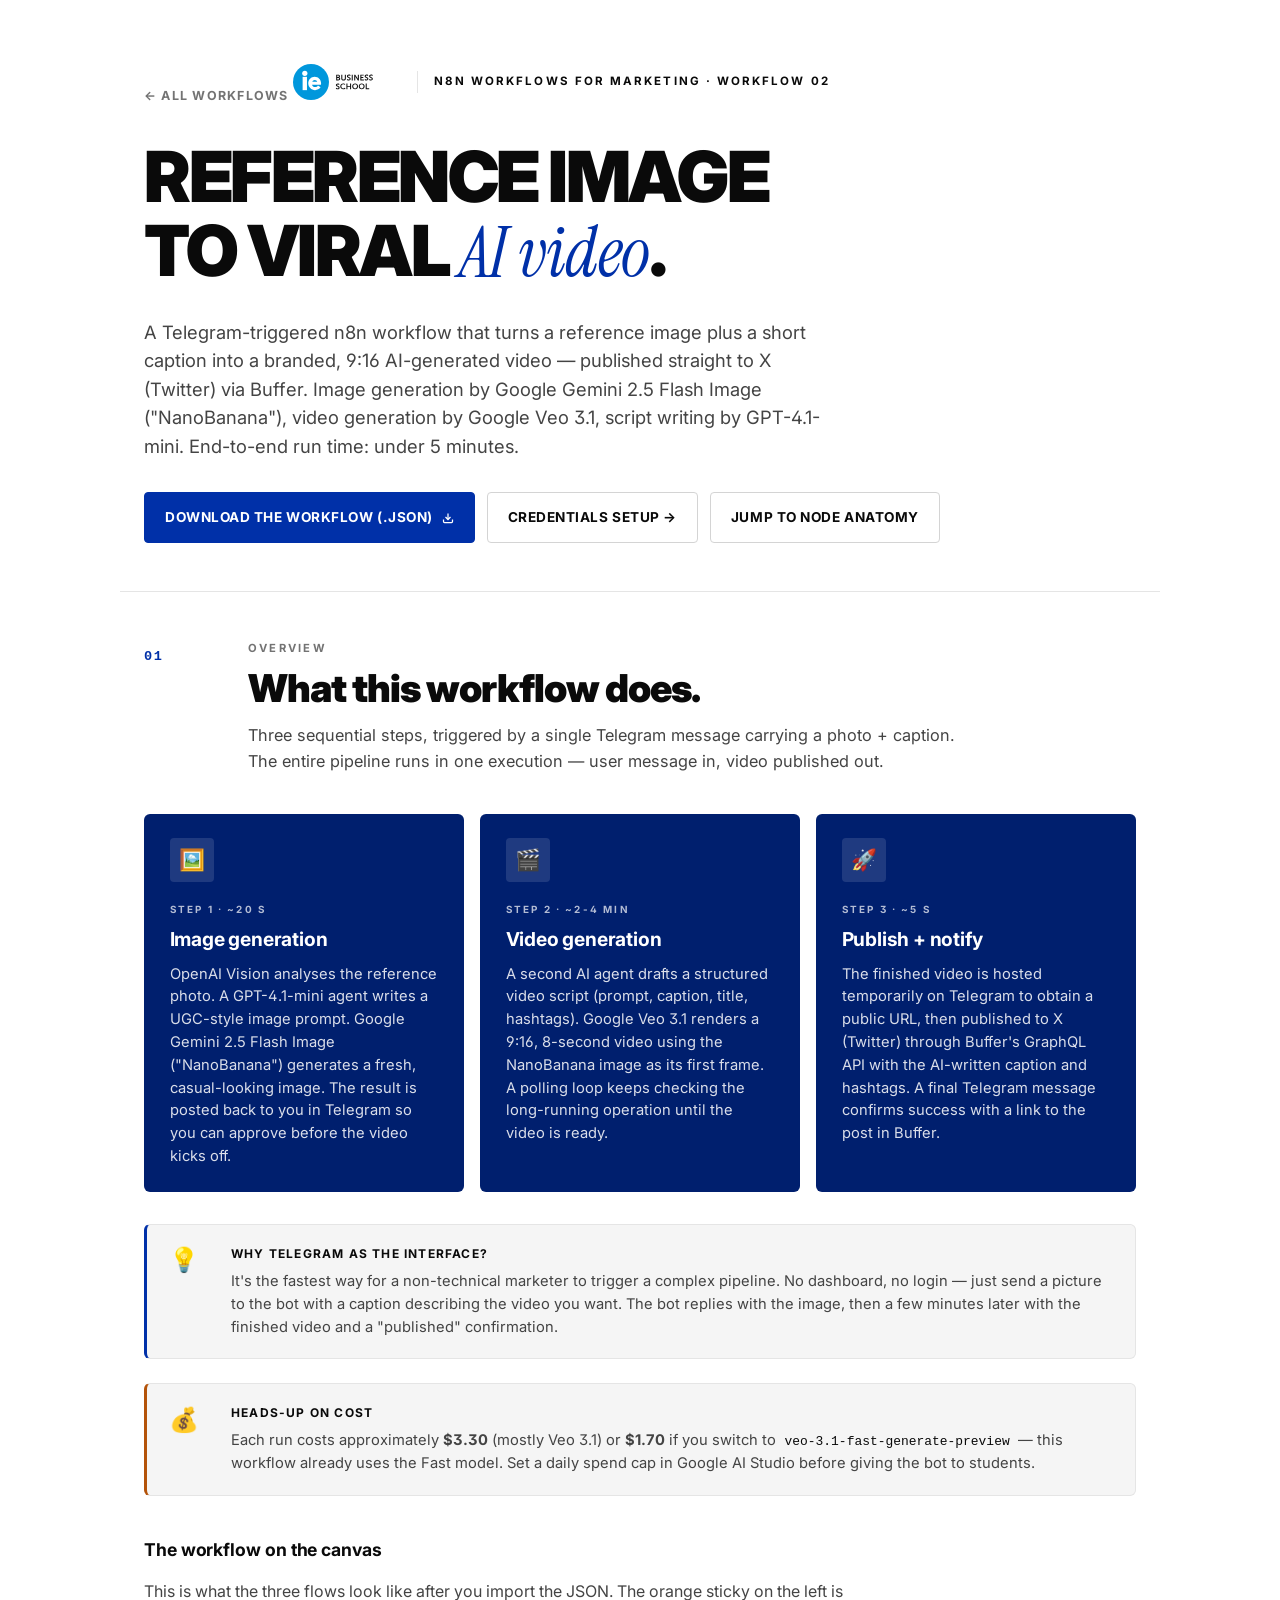
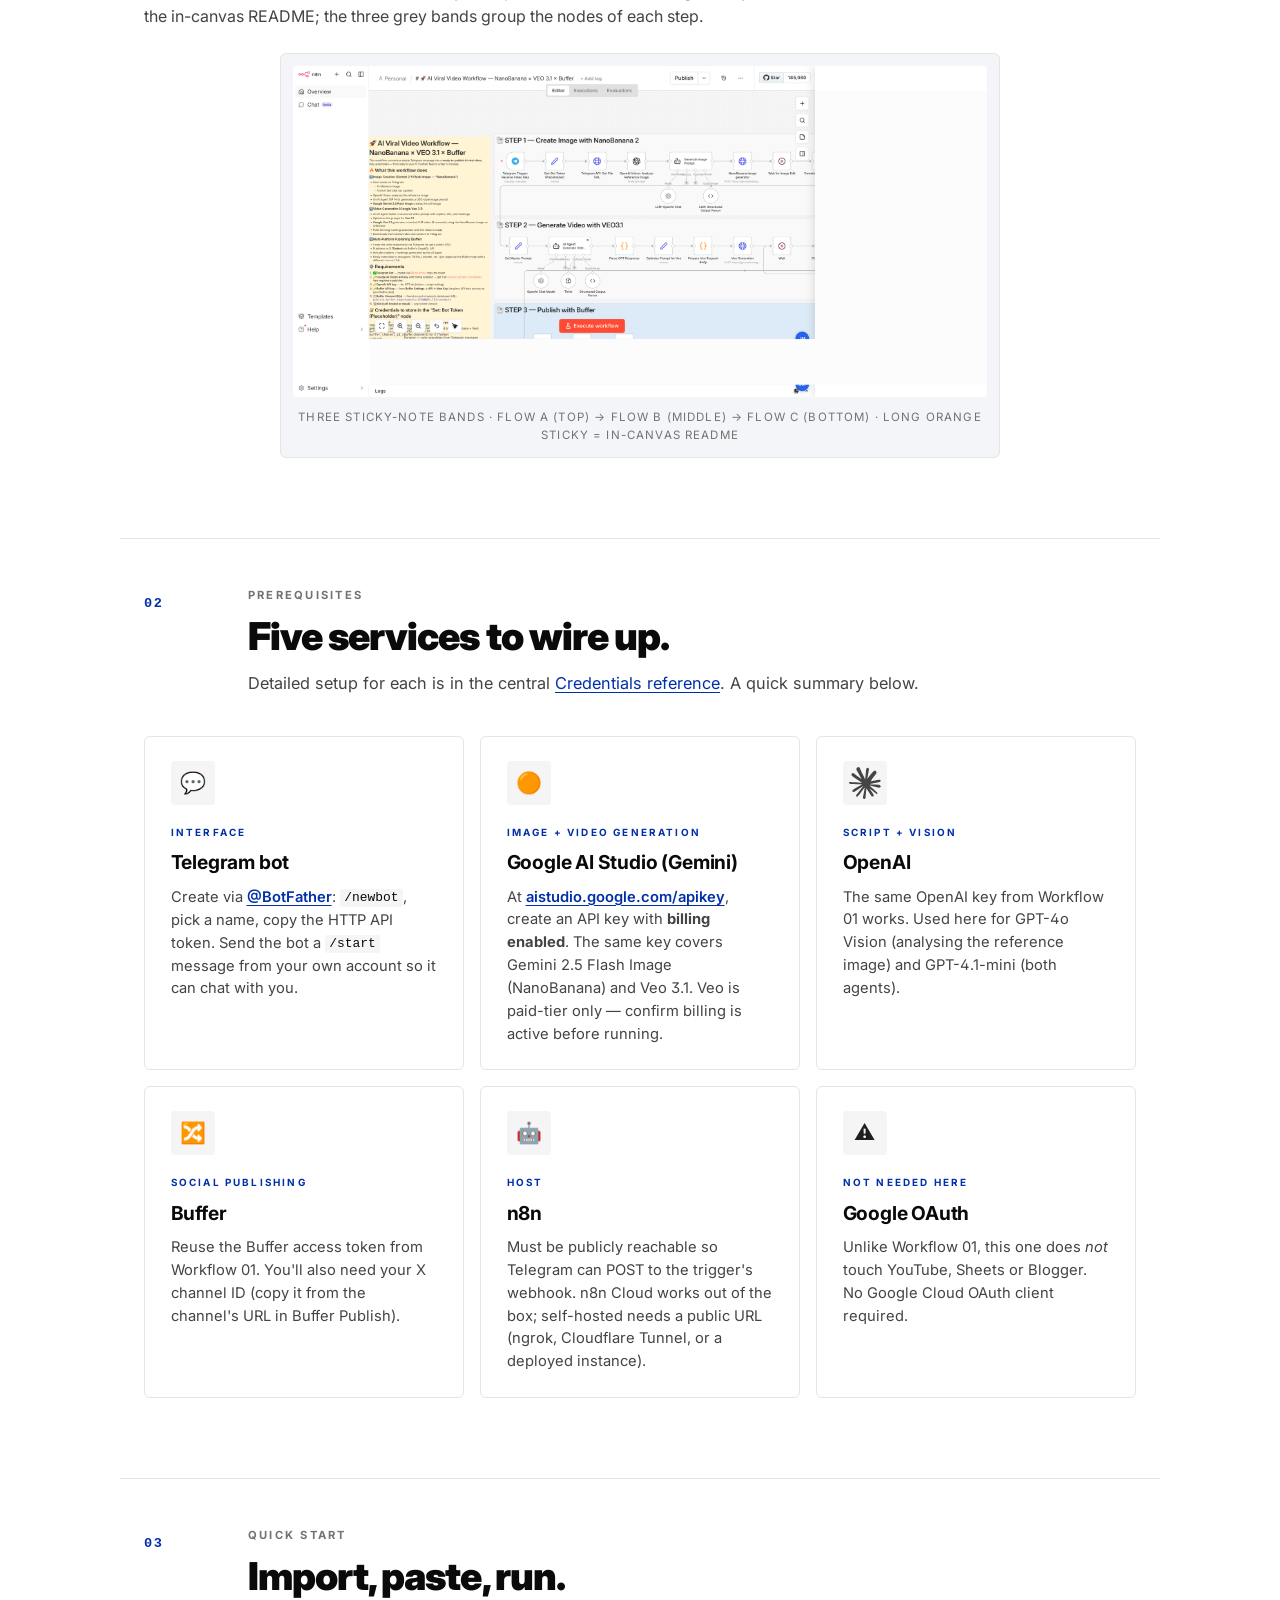
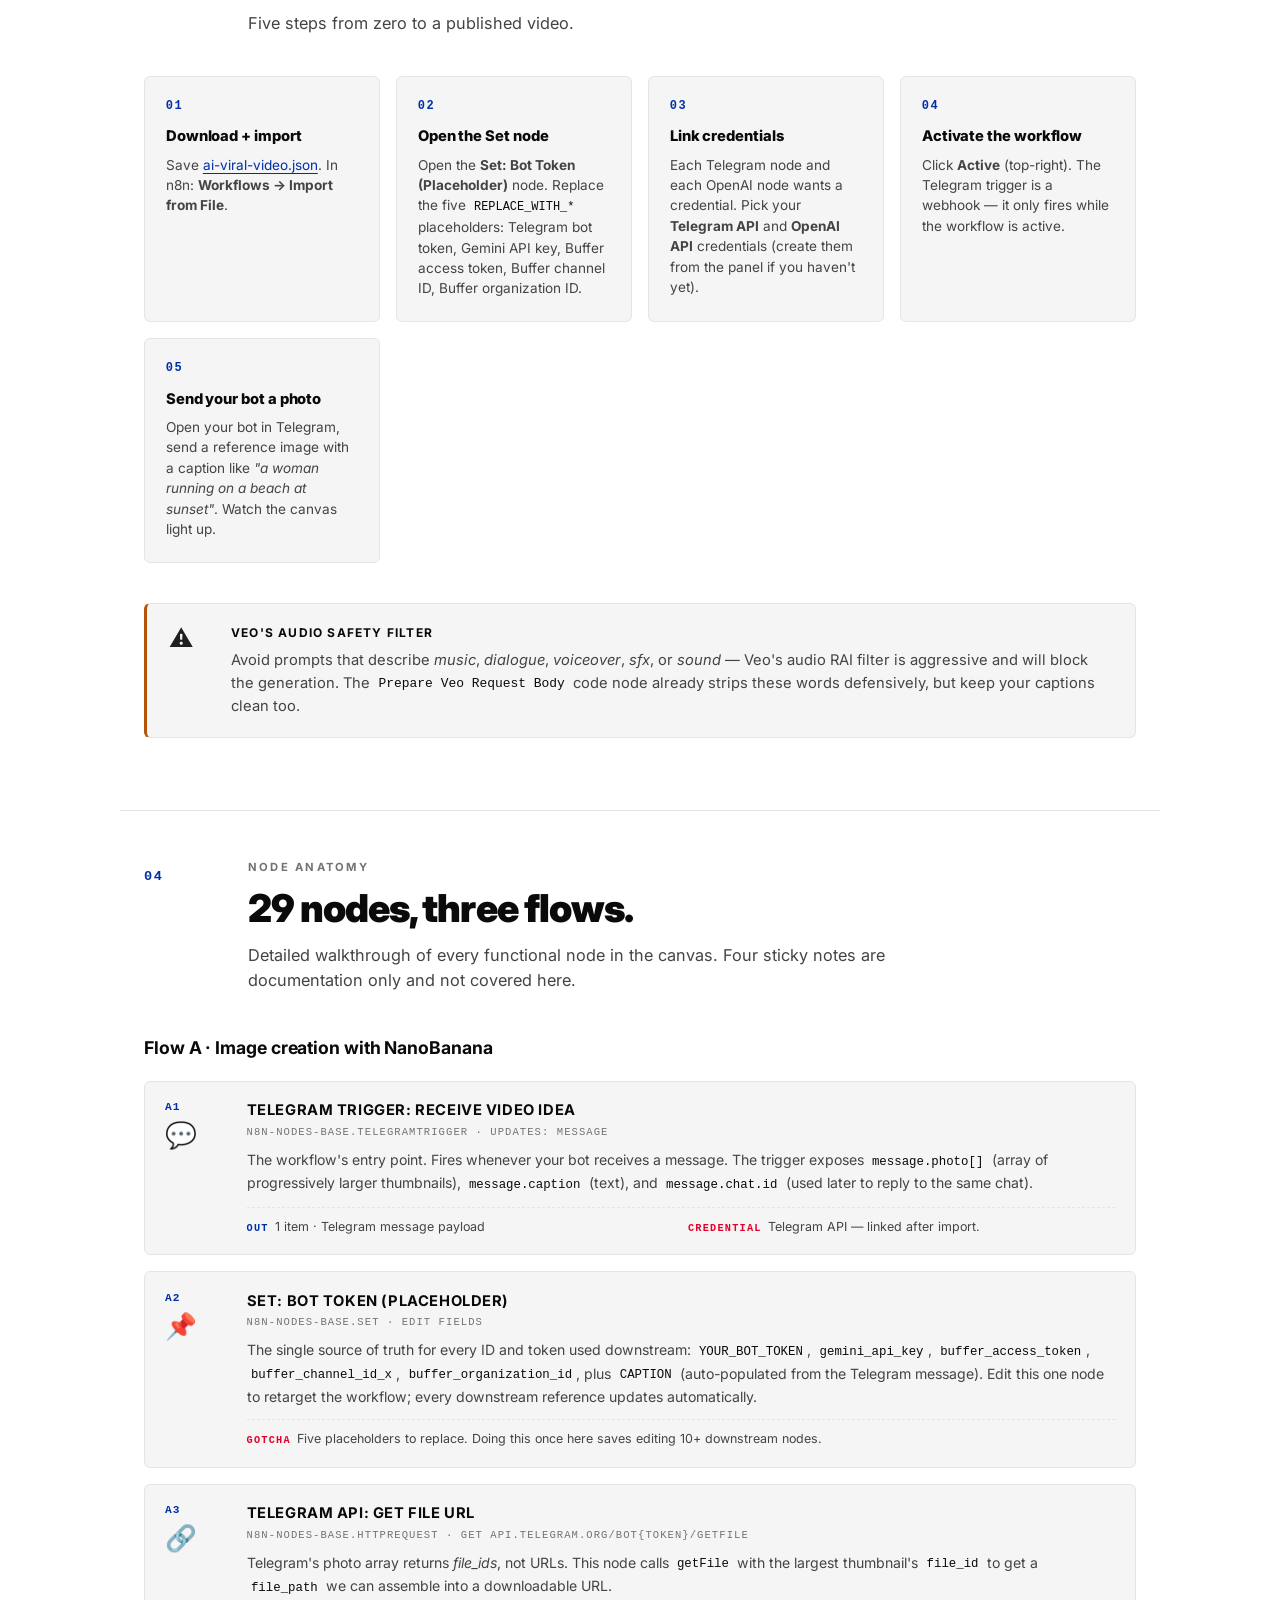
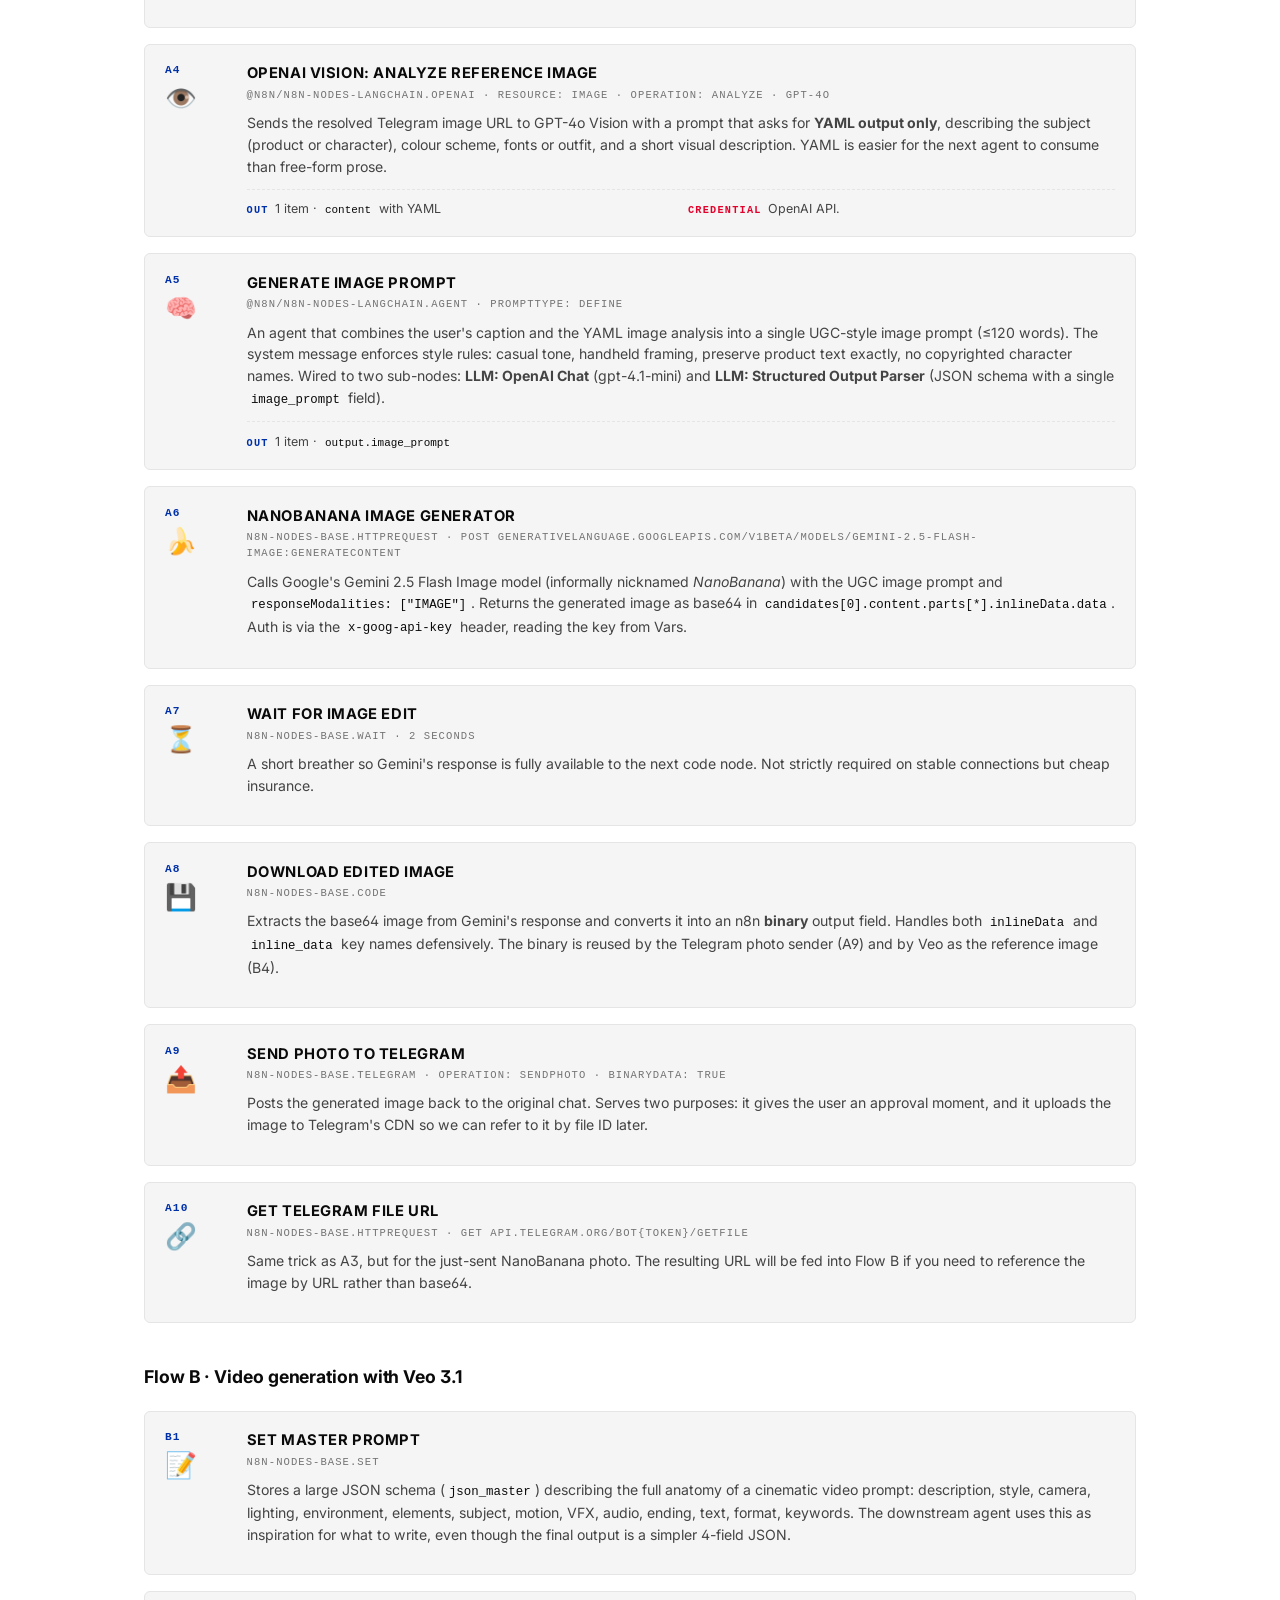
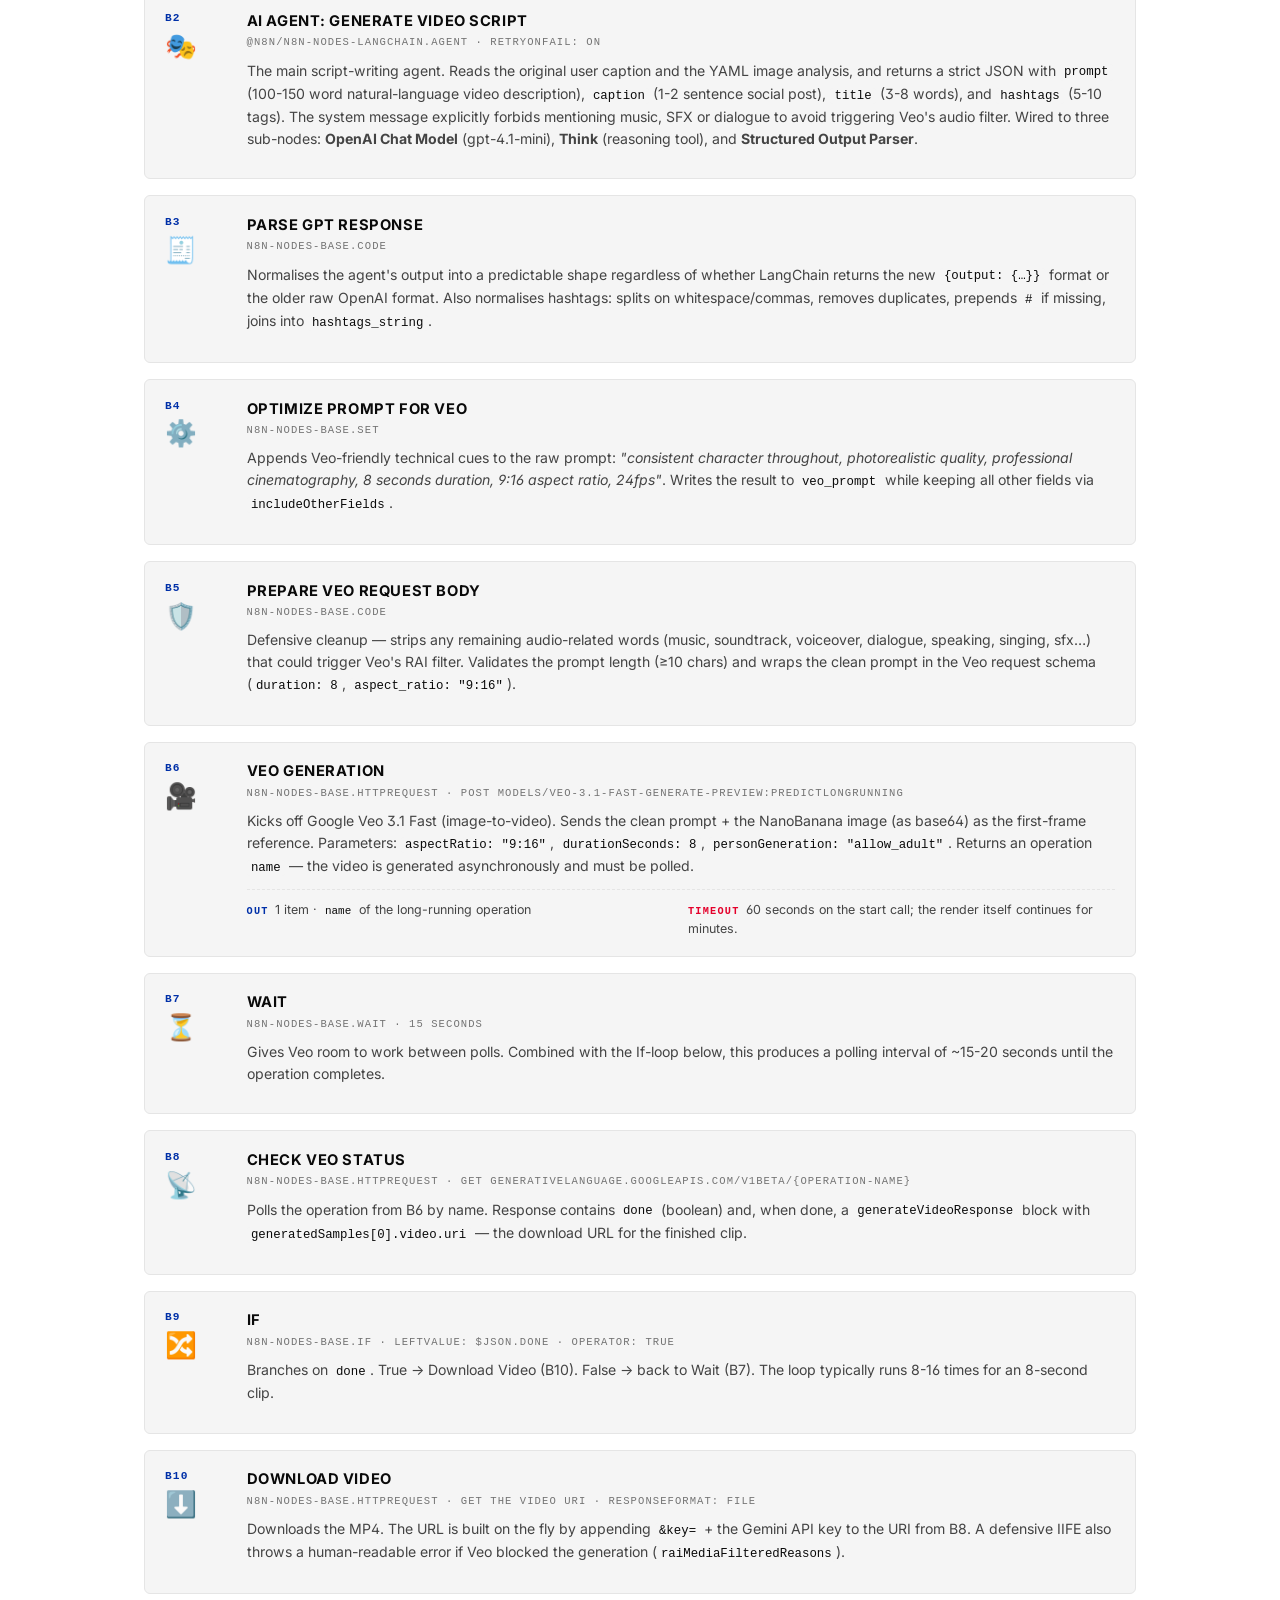
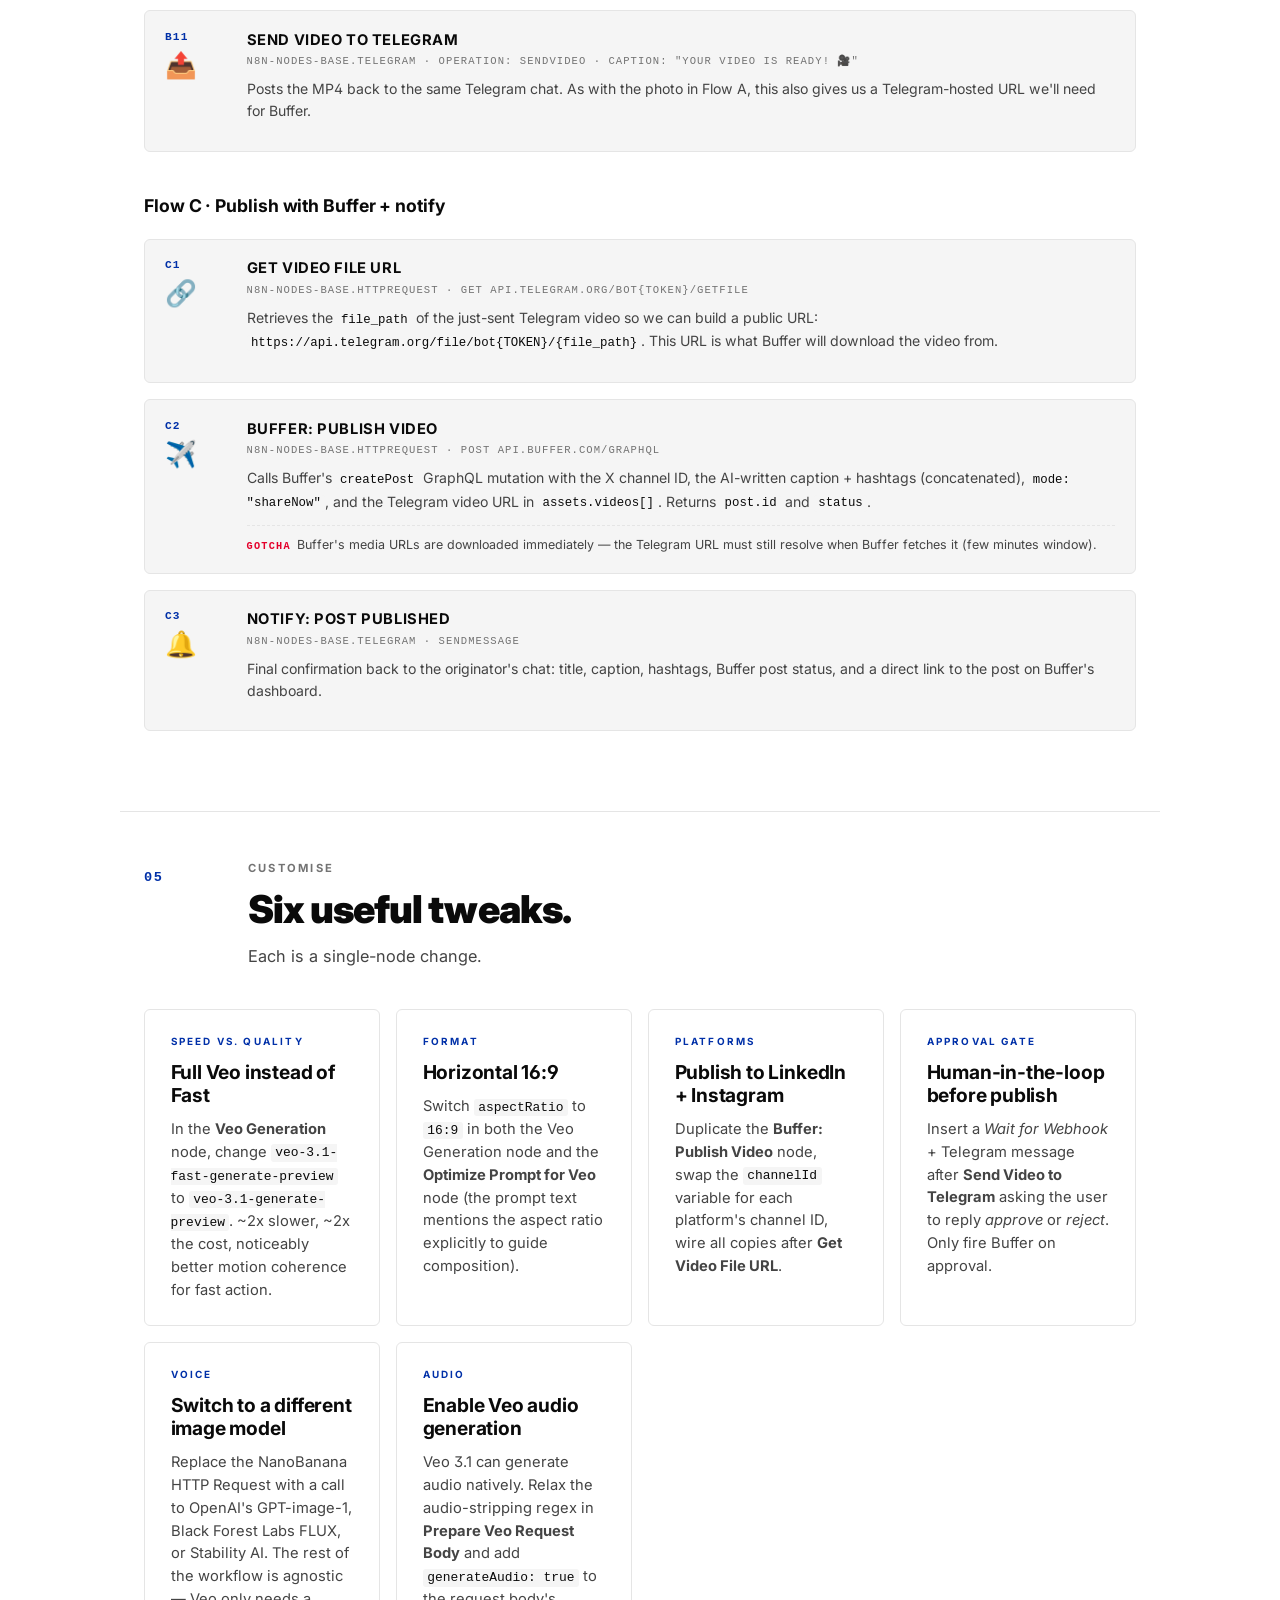
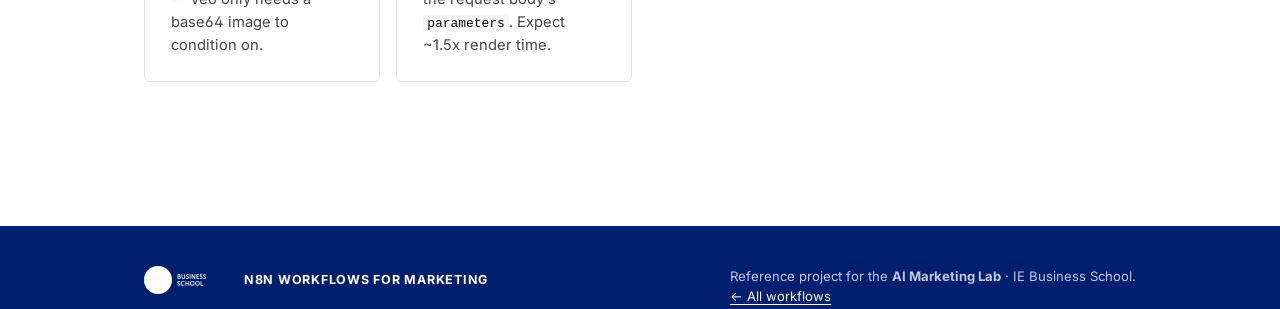
<file: workflows/ai-viral-video.html>
<!DOCTYPE html>
<html lang="en">
<head>
  <meta charset="utf-8" />
  <meta name="viewport" content="width=device-width, initial-scale=1" />
  <title>AI Viral Video — NanoBanana × VEO 3.1 × Buffer · n8n Workflows for Marketing</title>
  <meta name="description" content="Step-by-step guide: a Telegram-triggered n8n workflow that turns a reference image and a short caption into a 9:16 AI-generated video published to X, via Gemini NanoBanana, Google Veo 3.1 and Buffer." />
  <link rel="preconnect" href="https://fonts.googleapis.com" />
  <link rel="preconnect" href="https://fonts.gstatic.com" crossorigin />
  <link href="https://fonts.googleapis.com/css2?family=Inter:wght@400;500;600;700;800;900&family=Instrument+Serif:ital@0;1&display=swap" rel="stylesheet" />
  <link rel="stylesheet" href="../assets/styles.css" />
</head>
<body>

<header class="hero">
  <a class="back-link" href="../index.html">← All workflows</a>
  <div class="hero__eyebrow">
    <img class="hero__eyebrow-logo" src="../assets/ie-logo.svg" alt="IE Business School" />
    <span class="hero__eyebrow-divider" aria-hidden="true"></span>
    <span>n8n Workflows for Marketing · Workflow 02</span>
  </div>
  <h1 class="hero__title">Reference image<br>to viral <span class="accent">AI video</span>.</h1>
  <p class="hero__lead">
    A Telegram-triggered n8n workflow that turns a reference image plus a short caption into a branded, 9:16 AI-generated video — published straight to X (Twitter) via Buffer. Image generation by Google Gemini 2.5 Flash Image ("NanoBanana"), video generation by Google Veo 3.1, script writing by GPT-4.1-mini. End-to-end run time: under 5 minutes.
  </p>
  <div style="display:flex; gap:.75rem; flex-wrap:wrap; margin-top:2rem;">
    <a class="btn btn--primary" href="ai-viral-video.json" download>
      Download the workflow (.json)
      <svg width="12" height="12" viewBox="0 0 24 24" fill="none" stroke="currentColor" stroke-width="2.5"><path d="M21 15v4a2 2 0 0 1-2 2H5a2 2 0 0 1-2-2v-4"/><polyline points="7 10 12 15 17 10"/><line x1="12" y1="15" x2="12" y2="3"/></svg>
    </a>
    <a class="btn btn--ghost" href="../credentials.html">Credentials setup →</a>
    <a class="btn btn--ghost" href="#anatomy">Jump to node anatomy</a>
  </div>
</header>

<!-- ============================== §01 OVERVIEW ============================== -->
<section class="section" id="overview">
  <div class="sec-header">
    <div class="sec-num">01</div>
    <div>
      <span class="sec-eyebrow">Overview</span>
      <h2 class="sec-title">What this workflow does.</h2>
      <p class="sec-lead">Three sequential steps, triggered by a single Telegram message carrying a photo + caption. The entire pipeline runs in one execution — user message in, video published out.</p>
    </div>
  </div>

  <div class="grid grid-3">
    <div class="card">
      <div class="card__icon">🖼️</div>
      <div class="card__role">Step 1 · ~20 s</div>
      <h3 class="card__title">Image generation</h3>
      <p class="card__text">OpenAI Vision analyses the reference photo. A GPT-4.1-mini agent writes a UGC-style image prompt. Google Gemini 2.5 Flash Image ("NanoBanana") generates a fresh, casual-looking image. The result is posted back to you in Telegram so you can approve before the video kicks off.</p>
    </div>
    <div class="card">
      <div class="card__icon">🎬</div>
      <div class="card__role">Step 2 · ~2-4 min</div>
      <h3 class="card__title">Video generation</h3>
      <p class="card__text">A second AI agent drafts a structured video script (prompt, caption, title, hashtags). Google Veo 3.1 renders a 9:16, 8-second video using the NanoBanana image as its first frame. A polling loop keeps checking the long-running operation until the video is ready.</p>
    </div>
    <div class="card">
      <div class="card__icon">🚀</div>
      <div class="card__role">Step 3 · ~5 s</div>
      <h3 class="card__title">Publish + notify</h3>
      <p class="card__text">The finished video is hosted temporarily on Telegram to obtain a public URL, then published to X (Twitter) through Buffer's GraphQL API with the AI-written caption and hashtags. A final Telegram message confirms success with a link to the post in Buffer.</p>
    </div>
  </div>

  <div class="callout callout--tip">
    <div class="callout__icon">💡</div>
    <div class="callout__body">
      <h4>Why Telegram as the interface?</h4>
      <p>It's the fastest way for a non-technical marketer to trigger a complex pipeline. No dashboard, no login — just send a picture to the bot with a caption describing the video you want. The bot replies with the image, then a few minutes later with the finished video and a "published" confirmation.</p>
    </div>
  </div>

  <div class="callout callout--warn">
    <div class="callout__icon">💰</div>
    <div class="callout__body">
      <h4>Heads-up on cost</h4>
      <p>Each run costs approximately <strong>$3.30</strong> (mostly Veo 3.1) or <strong>$1.70</strong> if you switch to <code>veo-3.1-fast-generate-preview</code> — this workflow already uses the Fast model. Set a daily spend cap in Google AI Studio before giving the bot to students.</p>
    </div>
  </div>

  <h3 class="h-sub">The workflow on the canvas</h3>
  <p style="color:var(--ink-3); max-width:720px;">This is what the three flows look like after you import the JSON. The orange sticky on the left is the in-canvas README; the three grey bands group the nodes of each step.</p>
  <figure class="workflow-shot">
    <img src="../assets/viral-video-canvas.png" alt="n8n canvas for the AI Viral Video workflow: three sticky-note bands labelled Create Image with NanoBanana, Generate Video with VEO 3.1, and Publish with Buffer, plus a long orange documentation sticky on the left." />
    <figcaption class="workflow-shot__caption">Three sticky-note bands · Flow A (top) → Flow B (middle) → Flow C (bottom) · long orange sticky = in-canvas README</figcaption>
  </figure>
</section>

<!-- ============================== §02 PREREQUISITES ============================== -->
<section class="section" id="prereqs">
  <div class="sec-header">
    <div class="sec-num">02</div>
    <div>
      <span class="sec-eyebrow">Prerequisites</span>
      <h2 class="sec-title">Five services to wire up.</h2>
      <p class="sec-lead">Detailed setup for each is in the central <a href="../credentials.html">Credentials reference</a>. A quick summary below.</p>
    </div>
  </div>

  <div class="grid grid-2">
    <div class="card card--light">
      <div class="card__icon">💬</div>
      <div class="card__role">Interface</div>
      <h3 class="card__title">Telegram bot</h3>
      <p class="card__text">Create via <a href="https://t.me/botfather" target="_blank">@BotFather</a>: <code>/newbot</code>, pick a name, copy the HTTP API token. Send the bot a <code>/start</code> message from your own account so it can chat with you.</p>
    </div>
    <div class="card card--light">
      <div class="card__icon">🟠</div>
      <div class="card__role">Image + video generation</div>
      <h3 class="card__title">Google AI Studio (Gemini)</h3>
      <p class="card__text">At <a href="https://aistudio.google.com/apikey" target="_blank">aistudio.google.com/apikey</a>, create an API key with <strong>billing enabled</strong>. The same key covers Gemini 2.5 Flash Image (NanoBanana) and Veo 3.1. Veo is paid-tier only — confirm billing is active before running.</p>
    </div>
    <div class="card card--light">
      <div class="card__icon card__icon--logo"><img src="../assets/claude-logo.svg" alt="OpenAI" style="filter: grayscale(1) brightness(.5)"></div>
      <div class="card__role">Script + vision</div>
      <h3 class="card__title">OpenAI</h3>
      <p class="card__text">The same OpenAI key from Workflow 01 works. Used here for GPT-4o Vision (analysing the reference image) and GPT-4.1-mini (both agents).</p>
    </div>
    <div class="card card--light">
      <div class="card__icon">🔀</div>
      <div class="card__role">Social publishing</div>
      <h3 class="card__title">Buffer</h3>
      <p class="card__text">Reuse the Buffer access token from Workflow 01. You'll also need your X channel ID (copy it from the channel's URL in Buffer Publish).</p>
    </div>
    <div class="card card--light">
      <div class="card__icon">🤖</div>
      <div class="card__role">Host</div>
      <h3 class="card__title">n8n</h3>
      <p class="card__text">Must be publicly reachable so Telegram can POST to the trigger's webhook. n8n Cloud works out of the box; self-hosted needs a public URL (ngrok, Cloudflare Tunnel, or a deployed instance).</p>
    </div>
    <div class="card card--light">
      <div class="card__icon">⚠️</div>
      <div class="card__role">Not needed here</div>
      <h3 class="card__title">Google OAuth</h3>
      <p class="card__text">Unlike Workflow 01, this one does <em>not</em> touch YouTube, Sheets or Blogger. No Google Cloud OAuth client required.</p>
    </div>
  </div>
</section>

<!-- ============================== §03 QUICK START ============================== -->
<section class="section" id="quick-start">
  <div class="sec-header">
    <div class="sec-num">03</div>
    <div>
      <span class="sec-eyebrow">Quick start</span>
      <h2 class="sec-title">Import, paste, run.</h2>
      <p class="sec-lead">Five steps from zero to a published video.</p>
    </div>
  </div>

  <div class="flow">
    <div class="flow__step">
      <span class="flow__num">01</span>
      <h5>Download + import</h5>
      <p>Save <a href="ai-viral-video.json" download>ai-viral-video.json</a>. In n8n: <strong>Workflows → Import from File</strong>.</p>
    </div>
    <div class="flow__step">
      <span class="flow__num">02</span>
      <h5>Open the Set node</h5>
      <p>Open the <strong>Set: Bot Token (Placeholder)</strong> node. Replace the five <code>REPLACE_WITH_*</code> placeholders: Telegram bot token, Gemini API key, Buffer access token, Buffer channel ID, Buffer organization ID.</p>
    </div>
    <div class="flow__step">
      <span class="flow__num">03</span>
      <h5>Link credentials</h5>
      <p>Each Telegram node and each OpenAI node wants a credential. Pick your <strong>Telegram API</strong> and <strong>OpenAI API</strong> credentials (create them from the panel if you haven't yet).</p>
    </div>
    <div class="flow__step">
      <span class="flow__num">04</span>
      <h5>Activate the workflow</h5>
      <p>Click <strong>Active</strong> (top-right). The Telegram trigger is a webhook — it only fires while the workflow is active.</p>
    </div>
    <div class="flow__step">
      <span class="flow__num">05</span>
      <h5>Send your bot a photo</h5>
      <p>Open your bot in Telegram, send a reference image with a caption like <em>"a woman running on a beach at sunset"</em>. Watch the canvas light up.</p>
    </div>
  </div>

  <div class="callout callout--warn">
    <div class="callout__icon">⚠️</div>
    <div class="callout__body">
      <h4>Veo's audio safety filter</h4>
      <p>Avoid prompts that describe <em>music</em>, <em>dialogue</em>, <em>voiceover</em>, <em>sfx</em>, or <em>sound</em> — Veo's audio RAI filter is aggressive and will block the generation. The <code>Prepare Veo Request Body</code> code node already strips these words defensively, but keep your captions clean too.</p>
    </div>
  </div>
</section>

<!-- ============================== §04 ANATOMY ============================== -->
<section class="section" id="anatomy">
  <div class="sec-header">
    <div class="sec-num">04</div>
    <div>
      <span class="sec-eyebrow">Node anatomy</span>
      <h2 class="sec-title">29 nodes, three flows.</h2>
      <p class="sec-lead">Detailed walkthrough of every functional node in the canvas. Four sticky notes are documentation only and not covered here.</p>
    </div>
  </div>

  <h3 class="h-sub">Flow A · Image creation with NanoBanana</h3>
  <div class="node-detail">

    <div class="node-row">
      <div class="node-row__rail"><span class="node-row__num">A1</span><span class="node-row__emoji">💬</span></div>
      <div class="node-row__body">
        <h4 class="node-row__title">Telegram Trigger: Receive Video Idea</h4>
        <div class="node-row__kind">n8n-nodes-base.telegramTrigger · updates: message</div>
        <p class="node-row__text">The workflow's entry point. Fires whenever your bot receives a message. The trigger exposes <code>message.photo[]</code> (array of progressively larger thumbnails), <code>message.caption</code> (text), and <code>message.chat.id</code> (used later to reply to the same chat).</p>
        <div class="node-row__meta">
          <div class="node-row__meta-item"><span class="node-row__label">Out</span>1 item · Telegram message payload</div>
          <div class="node-row__meta-item"><span class="node-row__label node-row__label--warn">Credential</span>Telegram API — linked after import.</div>
        </div>
      </div>
    </div>

    <div class="node-row">
      <div class="node-row__rail"><span class="node-row__num">A2</span><span class="node-row__emoji">📌</span></div>
      <div class="node-row__body">
        <h4 class="node-row__title">Set: Bot Token (Placeholder)</h4>
        <div class="node-row__kind">n8n-nodes-base.set · Edit Fields</div>
        <p class="node-row__text">The single source of truth for every ID and token used downstream: <code>YOUR_BOT_TOKEN</code>, <code>gemini_api_key</code>, <code>buffer_access_token</code>, <code>buffer_channel_id_x</code>, <code>buffer_organization_id</code>, plus <code>CAPTION</code> (auto-populated from the Telegram message). Edit this one node to retarget the workflow; every downstream reference updates automatically.</p>
        <div class="node-row__meta">
          <div class="node-row__meta-item"><span class="node-row__label node-row__label--warn">Gotcha</span>Five placeholders to replace. Doing this once here saves editing 10+ downstream nodes.</div>
        </div>
      </div>
    </div>

    <div class="node-row">
      <div class="node-row__rail"><span class="node-row__num">A3</span><span class="node-row__emoji">🔗</span></div>
      <div class="node-row__body">
        <h4 class="node-row__title">Telegram API: Get File URL</h4>
        <div class="node-row__kind">n8n-nodes-base.httpRequest · GET api.telegram.org/bot{TOKEN}/getFile</div>
        <p class="node-row__text">Telegram's photo array returns <em>file_ids</em>, not URLs. This node calls <code>getFile</code> with the largest thumbnail's <code>file_id</code> to get a <code>file_path</code> we can assemble into a downloadable URL.</p>
      </div>
    </div>

    <div class="node-row">
      <div class="node-row__rail"><span class="node-row__num">A4</span><span class="node-row__emoji">👁️</span></div>
      <div class="node-row__body">
        <h4 class="node-row__title">OpenAI Vision: Analyze Reference Image</h4>
        <div class="node-row__kind">@n8n/n8n-nodes-langchain.openAi · resource: image · operation: analyze · gpt-4o</div>
        <p class="node-row__text">Sends the resolved Telegram image URL to GPT-4o Vision with a prompt that asks for <strong>YAML output only</strong>, describing the subject (product or character), colour scheme, fonts or outfit, and a short visual description. YAML is easier for the next agent to consume than free-form prose.</p>
        <div class="node-row__meta">
          <div class="node-row__meta-item"><span class="node-row__label">Out</span>1 item · <code>content</code> with YAML</div>
          <div class="node-row__meta-item"><span class="node-row__label node-row__label--warn">Credential</span>OpenAI API.</div>
        </div>
      </div>
    </div>

    <div class="node-row">
      <div class="node-row__rail"><span class="node-row__num">A5</span><span class="node-row__emoji">🧠</span></div>
      <div class="node-row__body">
        <h4 class="node-row__title">Generate Image Prompt</h4>
        <div class="node-row__kind">@n8n/n8n-nodes-langchain.agent · promptType: define</div>
        <p class="node-row__text">An agent that combines the user's caption and the YAML image analysis into a single UGC-style image prompt (≤120 words). The system message enforces style rules: casual tone, handheld framing, preserve product text exactly, no copyrighted character names. Wired to two sub-nodes: <strong>LLM: OpenAI Chat</strong> (gpt-4.1-mini) and <strong>LLM: Structured Output Parser</strong> (JSON schema with a single <code>image_prompt</code> field).</p>
        <div class="node-row__meta">
          <div class="node-row__meta-item"><span class="node-row__label">Out</span>1 item · <code>output.image_prompt</code></div>
        </div>
      </div>
    </div>

    <div class="node-row">
      <div class="node-row__rail"><span class="node-row__num">A6</span><span class="node-row__emoji">🍌</span></div>
      <div class="node-row__body">
        <h4 class="node-row__title">NanoBanana image generator</h4>
        <div class="node-row__kind">n8n-nodes-base.httpRequest · POST generativelanguage.googleapis.com/v1beta/models/gemini-2.5-flash-image:generateContent</div>
        <p class="node-row__text">Calls Google's Gemini 2.5 Flash Image model (informally nicknamed <em>NanoBanana</em>) with the UGC image prompt and <code>responseModalities: ["IMAGE"]</code>. Returns the generated image as base64 in <code>candidates[0].content.parts[*].inlineData.data</code>. Auth is via the <code>x-goog-api-key</code> header, reading the key from Vars.</p>
      </div>
    </div>

    <div class="node-row">
      <div class="node-row__rail"><span class="node-row__num">A7</span><span class="node-row__emoji">⏳</span></div>
      <div class="node-row__body">
        <h4 class="node-row__title">Wait for Image Edit</h4>
        <div class="node-row__kind">n8n-nodes-base.wait · 2 seconds</div>
        <p class="node-row__text">A short breather so Gemini's response is fully available to the next code node. Not strictly required on stable connections but cheap insurance.</p>
      </div>
    </div>

    <div class="node-row">
      <div class="node-row__rail"><span class="node-row__num">A8</span><span class="node-row__emoji">💾</span></div>
      <div class="node-row__body">
        <h4 class="node-row__title">Download Edited Image</h4>
        <div class="node-row__kind">n8n-nodes-base.code</div>
        <p class="node-row__text">Extracts the base64 image from Gemini's response and converts it into an n8n <strong>binary</strong> output field. Handles both <code>inlineData</code> and <code>inline_data</code> key names defensively. The binary is reused by the Telegram photo sender (A9) and by Veo as the reference image (B4).</p>
      </div>
    </div>

    <div class="node-row">
      <div class="node-row__rail"><span class="node-row__num">A9</span><span class="node-row__emoji">📤</span></div>
      <div class="node-row__body">
        <h4 class="node-row__title">Send Photo to Telegram</h4>
        <div class="node-row__kind">n8n-nodes-base.telegram · operation: sendPhoto · binaryData: true</div>
        <p class="node-row__text">Posts the generated image back to the original chat. Serves two purposes: it gives the user an approval moment, and it uploads the image to Telegram's CDN so we can refer to it by file ID later.</p>
      </div>
    </div>

    <div class="node-row">
      <div class="node-row__rail"><span class="node-row__num">A10</span><span class="node-row__emoji">🔗</span></div>
      <div class="node-row__body">
        <h4 class="node-row__title">Get Telegram File URL</h4>
        <div class="node-row__kind">n8n-nodes-base.httpRequest · GET api.telegram.org/bot{TOKEN}/getFile</div>
        <p class="node-row__text">Same trick as A3, but for the just-sent NanoBanana photo. The resulting URL will be fed into Flow B if you need to reference the image by URL rather than base64.</p>
      </div>
    </div>

  </div>

  <h3 class="h-sub">Flow B · Video generation with Veo 3.1</h3>
  <div class="node-detail">

    <div class="node-row">
      <div class="node-row__rail"><span class="node-row__num">B1</span><span class="node-row__emoji">📝</span></div>
      <div class="node-row__body">
        <h4 class="node-row__title">Set Master Prompt</h4>
        <div class="node-row__kind">n8n-nodes-base.set</div>
        <p class="node-row__text">Stores a large JSON schema (<code>json_master</code>) describing the full anatomy of a cinematic video prompt: description, style, camera, lighting, environment, elements, subject, motion, VFX, audio, ending, text, format, keywords. The downstream agent uses this as inspiration for what to write, even though the final output is a simpler 4-field JSON.</p>
      </div>
    </div>

    <div class="node-row">
      <div class="node-row__rail"><span class="node-row__num">B2</span><span class="node-row__emoji">🎭</span></div>
      <div class="node-row__body">
        <h4 class="node-row__title">AI Agent: Generate Video Script</h4>
        <div class="node-row__kind">@n8n/n8n-nodes-langchain.agent · retryOnFail: on</div>
        <p class="node-row__text">The main script-writing agent. Reads the original user caption and the YAML image analysis, and returns a strict JSON with <code>prompt</code> (100-150 word natural-language video description), <code>caption</code> (1-2 sentence social post), <code>title</code> (3-8 words), and <code>hashtags</code> (5-10 tags). The system message explicitly forbids mentioning music, SFX or dialogue to avoid triggering Veo's audio filter. Wired to three sub-nodes: <strong>OpenAI Chat Model</strong> (gpt-4.1-mini), <strong>Think</strong> (reasoning tool), and <strong>Structured Output Parser</strong>.</p>
      </div>
    </div>

    <div class="node-row">
      <div class="node-row__rail"><span class="node-row__num">B3</span><span class="node-row__emoji">🧾</span></div>
      <div class="node-row__body">
        <h4 class="node-row__title">Parse GPT Response</h4>
        <div class="node-row__kind">n8n-nodes-base.code</div>
        <p class="node-row__text">Normalises the agent's output into a predictable shape regardless of whether LangChain returns the new <code>{output: {…}}</code> format or the older raw OpenAI format. Also normalises hashtags: splits on whitespace/commas, removes duplicates, prepends <code>#</code> if missing, joins into <code>hashtags_string</code>.</p>
      </div>
    </div>

    <div class="node-row">
      <div class="node-row__rail"><span class="node-row__num">B4</span><span class="node-row__emoji">⚙️</span></div>
      <div class="node-row__body">
        <h4 class="node-row__title">Optimize Prompt for Veo</h4>
        <div class="node-row__kind">n8n-nodes-base.set</div>
        <p class="node-row__text">Appends Veo-friendly technical cues to the raw prompt: <em>"consistent character throughout, photorealistic quality, professional cinematography, 8 seconds duration, 9:16 aspect ratio, 24fps"</em>. Writes the result to <code>veo_prompt</code> while keeping all other fields via <code>includeOtherFields</code>.</p>
      </div>
    </div>

    <div class="node-row">
      <div class="node-row__rail"><span class="node-row__num">B5</span><span class="node-row__emoji">🛡️</span></div>
      <div class="node-row__body">
        <h4 class="node-row__title">Prepare Veo Request Body</h4>
        <div class="node-row__kind">n8n-nodes-base.code</div>
        <p class="node-row__text">Defensive cleanup — strips any remaining audio-related words (music, soundtrack, voiceover, dialogue, speaking, singing, sfx…) that could trigger Veo's RAI filter. Validates the prompt length (≥10 chars) and wraps the clean prompt in the Veo request schema (<code>duration: 8</code>, <code>aspect_ratio: "9:16"</code>).</p>
      </div>
    </div>

    <div class="node-row">
      <div class="node-row__rail"><span class="node-row__num">B6</span><span class="node-row__emoji">🎥</span></div>
      <div class="node-row__body">
        <h4 class="node-row__title">Veo Generation</h4>
        <div class="node-row__kind">n8n-nodes-base.httpRequest · POST models/veo-3.1-fast-generate-preview:predictLongRunning</div>
        <p class="node-row__text">Kicks off Google Veo 3.1 Fast (image-to-video). Sends the clean prompt + the NanoBanana image (as base64) as the first-frame reference. Parameters: <code>aspectRatio: "9:16"</code>, <code>durationSeconds: 8</code>, <code>personGeneration: "allow_adult"</code>. Returns an operation <code>name</code> — the video is generated asynchronously and must be polled.</p>
        <div class="node-row__meta">
          <div class="node-row__meta-item"><span class="node-row__label">Out</span>1 item · <code>name</code> of the long-running operation</div>
          <div class="node-row__meta-item"><span class="node-row__label node-row__label--warn">Timeout</span>60 seconds on the start call; the render itself continues for minutes.</div>
        </div>
      </div>
    </div>

    <div class="node-row">
      <div class="node-row__rail"><span class="node-row__num">B7</span><span class="node-row__emoji">⏳</span></div>
      <div class="node-row__body">
        <h4 class="node-row__title">Wait</h4>
        <div class="node-row__kind">n8n-nodes-base.wait · 15 seconds</div>
        <p class="node-row__text">Gives Veo room to work between polls. Combined with the If-loop below, this produces a polling interval of ~15-20 seconds until the operation completes.</p>
      </div>
    </div>

    <div class="node-row">
      <div class="node-row__rail"><span class="node-row__num">B8</span><span class="node-row__emoji">📡</span></div>
      <div class="node-row__body">
        <h4 class="node-row__title">Check Veo Status</h4>
        <div class="node-row__kind">n8n-nodes-base.httpRequest · GET generativelanguage.googleapis.com/v1beta/{operation-name}</div>
        <p class="node-row__text">Polls the operation from B6 by name. Response contains <code>done</code> (boolean) and, when done, a <code>generateVideoResponse</code> block with <code>generatedSamples[0].video.uri</code> — the download URL for the finished clip.</p>
      </div>
    </div>

    <div class="node-row">
      <div class="node-row__rail"><span class="node-row__num">B9</span><span class="node-row__emoji">🔀</span></div>
      <div class="node-row__body">
        <h4 class="node-row__title">If</h4>
        <div class="node-row__kind">n8n-nodes-base.if · leftValue: $json.done · operator: true</div>
        <p class="node-row__text">Branches on <code>done</code>. True → Download Video (B10). False → back to Wait (B7). The loop typically runs 8-16 times for an 8-second clip.</p>
      </div>
    </div>

    <div class="node-row">
      <div class="node-row__rail"><span class="node-row__num">B10</span><span class="node-row__emoji">⬇️</span></div>
      <div class="node-row__body">
        <h4 class="node-row__title">Download Video</h4>
        <div class="node-row__kind">n8n-nodes-base.httpRequest · GET the video URI · responseFormat: file</div>
        <p class="node-row__text">Downloads the MP4. The URL is built on the fly by appending <code>&amp;key=</code> + the Gemini API key to the URI from B8. A defensive IIFE also throws a human-readable error if Veo blocked the generation (<code>raiMediaFilteredReasons</code>).</p>
      </div>
    </div>

    <div class="node-row">
      <div class="node-row__rail"><span class="node-row__num">B11</span><span class="node-row__emoji">📤</span></div>
      <div class="node-row__body">
        <h4 class="node-row__title">Send Video to Telegram</h4>
        <div class="node-row__kind">n8n-nodes-base.telegram · operation: sendVideo · caption: "Your video is ready! 🎥"</div>
        <p class="node-row__text">Posts the MP4 back to the same Telegram chat. As with the photo in Flow A, this also gives us a Telegram-hosted URL we'll need for Buffer.</p>
      </div>
    </div>

  </div>

  <h3 class="h-sub">Flow C · Publish with Buffer + notify</h3>
  <div class="node-detail">

    <div class="node-row">
      <div class="node-row__rail"><span class="node-row__num">C1</span><span class="node-row__emoji">🔗</span></div>
      <div class="node-row__body">
        <h4 class="node-row__title">Get Video File URL</h4>
        <div class="node-row__kind">n8n-nodes-base.httpRequest · GET api.telegram.org/bot{TOKEN}/getFile</div>
        <p class="node-row__text">Retrieves the <code>file_path</code> of the just-sent Telegram video so we can build a public URL: <code>https://api.telegram.org/file/bot{TOKEN}/{file_path}</code>. This URL is what Buffer will download the video from.</p>
      </div>
    </div>

    <div class="node-row">
      <div class="node-row__rail"><span class="node-row__num">C2</span><span class="node-row__emoji">✈️</span></div>
      <div class="node-row__body">
        <h4 class="node-row__title">Buffer: Publish Video</h4>
        <div class="node-row__kind">n8n-nodes-base.httpRequest · POST api.buffer.com/graphql</div>
        <p class="node-row__text">Calls Buffer's <code>createPost</code> GraphQL mutation with the X channel ID, the AI-written caption + hashtags (concatenated), <code>mode: "shareNow"</code>, and the Telegram video URL in <code>assets.videos[]</code>. Returns <code>post.id</code> and <code>status</code>.</p>
        <div class="node-row__meta">
          <div class="node-row__meta-item"><span class="node-row__label node-row__label--warn">Gotcha</span>Buffer's media URLs are downloaded immediately — the Telegram URL must still resolve when Buffer fetches it (few minutes window).</div>
        </div>
      </div>
    </div>

    <div class="node-row">
      <div class="node-row__rail"><span class="node-row__num">C3</span><span class="node-row__emoji">🔔</span></div>
      <div class="node-row__body">
        <h4 class="node-row__title">Notify: Post Published</h4>
        <div class="node-row__kind">n8n-nodes-base.telegram · sendMessage</div>
        <p class="node-row__text">Final confirmation back to the originator's chat: title, caption, hashtags, Buffer post status, and a direct link to the post on Buffer's dashboard.</p>
      </div>
    </div>

  </div>
</section>

<!-- ============================== §05 CUSTOMISE ============================== -->
<section class="section" id="customise">
  <div class="sec-header">
    <div class="sec-num">05</div>
    <div>
      <span class="sec-eyebrow">Customise</span>
      <h2 class="sec-title">Six useful tweaks.</h2>
      <p class="sec-lead">Each is a single-node change.</p>
    </div>
  </div>

  <div class="grid grid-3">
    <div class="card card--light">
      <div class="card__role">Speed vs. quality</div>
      <h3 class="card__title">Full Veo instead of Fast</h3>
      <p class="card__text">In the <strong>Veo Generation</strong> node, change <code>veo-3.1-fast-generate-preview</code> to <code>veo-3.1-generate-preview</code>. ~2x slower, ~2x the cost, noticeably better motion coherence for fast action.</p>
    </div>
    <div class="card card--light">
      <div class="card__role">Format</div>
      <h3 class="card__title">Horizontal 16:9</h3>
      <p class="card__text">Switch <code>aspectRatio</code> to <code>16:9</code> in both the Veo Generation node and the <strong>Optimize Prompt for Veo</strong> node (the prompt text mentions the aspect ratio explicitly to guide composition).</p>
    </div>
    <div class="card card--light">
      <div class="card__role">Platforms</div>
      <h3 class="card__title">Publish to LinkedIn + Instagram</h3>
      <p class="card__text">Duplicate the <strong>Buffer: Publish Video</strong> node, swap the <code>channelId</code> variable for each platform's channel ID, wire all copies after <strong>Get Video File URL</strong>.</p>
    </div>
    <div class="card card--light">
      <div class="card__role">Approval gate</div>
      <h3 class="card__title">Human-in-the-loop before publish</h3>
      <p class="card__text">Insert a <em>Wait for Webhook</em> + Telegram message after <strong>Send Video to Telegram</strong> asking the user to reply <em>approve</em> or <em>reject</em>. Only fire Buffer on approval.</p>
    </div>
    <div class="card card--light">
      <div class="card__role">Voice</div>
      <h3 class="card__title">Switch to a different image model</h3>
      <p class="card__text">Replace the NanoBanana HTTP Request with a call to OpenAI's GPT-image-1, Black Forest Labs FLUX, or Stability AI. The rest of the workflow is agnostic — Veo only needs a base64 image to condition on.</p>
    </div>
    <div class="card card--light">
      <div class="card__role">Audio</div>
      <h3 class="card__title">Enable Veo audio generation</h3>
      <p class="card__text">Veo 3.1 can generate audio natively. Relax the audio-stripping regex in <strong>Prepare Veo Request Body</strong> and add <code>generateAudio: true</code> to the request body's <code>parameters</code>. Expect ~1.5x render time.</p>
    </div>
  </div>
</section>

<footer class="footer">
  <div class="wrap">
    <div class="footer__brand">
      <img src="../assets/ie-logo.svg" alt="IE Business School" />
      n8n Workflows for Marketing
    </div>
    <div>
      Reference project for the <strong>AI Marketing Lab</strong> · IE Business School.<br>
      <a href="../index.html">← All workflows</a>
    </div>
  </div>
</footer>

</body>
</html>
</file>
<file: assets/styles.css>
/* =========================================================
   n8n Workflows for Marketing — shared design system
   Based on the IE Business School palette, aligned with
   the RC Celta case-study manual so students recognise it.
========================================================= */
:root {
  --bg:           #FFFFFF;
  --bg-soft:      #F5F5F5;
  --bg-elev:      #FAFAFA;

  --ink:          #0A0A0A;
  --ink-2:        #1F1F1F;
  --ink-3:        #444444;
  --ink-4:        #737373;
  --ink-5:        #A3A3A3;

  --ie-blue:      #0030A8;
  --ie-blue-2:    #0044D1;
  --ie-blue-dark: #001F6E;
  --ie-blue-soft: #E6EBF5;
  --ie-red:       #E4002B;

  --line:         #E5E5E5;
  --line-hi:      #D4D4D4;
  --success:      #15803D;
  --warning:      #B45309;
  --error:        #DC2626;

  --radius:       6px;
  --radius-sm:    4px;
  --trans:        .2s cubic-bezier(.4, 0, .2, 1);

  --font-sans:    "Inter", -apple-system, BlinkMacSystemFont, "Segoe UI", Roboto, Helvetica, Arial, sans-serif;
  --font-serif:   "Instrument Serif", Georgia, "Times New Roman", serif;
  --font-mono:    "SF Mono", Menlo, Monaco, Consolas, monospace;
}

* { box-sizing: border-box; margin: 0; padding: 0; }
html { scroll-behavior: smooth; }
body {
  font-family: var(--font-sans);
  background: var(--bg);
  color: var(--ink-2);
  line-height: 1.55;
  font-size: 16px;
  -webkit-font-smoothing: antialiased;
  font-feature-settings: "kern" 1, "liga" 1, "ss01" 1;
}
::selection { background: var(--ie-blue); color: #fff; }
a { color: var(--ie-blue); text-decoration: underline; text-underline-offset: 3px; transition: color var(--trans); }
a:hover { color: var(--ie-blue-2); }
code {
  font-family: var(--font-mono);
  font-size: .88em;
  background: var(--bg-soft);
  padding: .1em .35em;
  border-radius: 3px;
  color: var(--ink);
}

/* ========== Layout ========== */
.wrap { max-width: 1040px; margin: 0 auto; padding: 0 1.5rem; }

/* ========== Hero ========== */
.hero {
  padding: 4rem 1.5rem 3rem;
  max-width: 1040px;
  margin: 0 auto;
}
.hero__eyebrow {
  display: inline-flex;
  align-items: center;
  gap: 1rem;
  font-size: .72rem;
  font-weight: 700;
  letter-spacing: .18em;
  text-transform: uppercase;
  color: var(--ink);
  margin-bottom: 2.5rem;
}
.hero__eyebrow-logo { height: 36px; width: auto; display: block; }
.hero__eyebrow-divider { width: 1px; height: 22px; background: var(--line); }
.hero__title {
  font-size: clamp(2.25rem, 5.5vw, 4.5rem);
  font-weight: 900;
  color: var(--ink);
  line-height: 1.05;
  letter-spacing: -.035em;
  text-transform: uppercase;
  margin-bottom: 1.75rem;
}
.hero__title .accent {
  color: var(--ie-blue);
  font-style: italic;
  font-family: var(--font-serif);
  font-weight: 400;
  text-transform: none;
  letter-spacing: -.01em;
}
.hero__lead {
  font-size: 1.15rem;
  color: var(--ink-3);
  max-width: 680px;
  line-height: 1.55;
}

/* ========== Section ========== */
.section {
  padding: 3rem 1.5rem;
  max-width: 1040px;
  margin: 0 auto;
  border-top: 1px solid var(--line);
}
.sec-header {
  display: grid;
  grid-template-columns: 80px 1fr;
  gap: 1.5rem;
  margin-bottom: 2.5rem;
  align-items: start;
}
.sec-num {
  font-family: var(--font-mono);
  font-size: .85rem;
  color: var(--ie-blue);
  font-weight: 700;
  letter-spacing: .12em;
  padding-top: .4rem;
}
.sec-eyebrow {
  display: block;
  font-size: .7rem;
  letter-spacing: .2em;
  text-transform: uppercase;
  color: var(--ink-4);
  font-weight: 700;
  margin-bottom: .65rem;
}
.sec-title {
  font-size: clamp(1.75rem, 3vw, 2.4rem);
  font-weight: 900;
  color: var(--ink);
  line-height: 1.1;
  letter-spacing: -.025em;
  margin-bottom: .85rem;
  text-transform: none;
}
.sec-lead { color: var(--ink-3); font-size: 1.02rem; max-width: 720px; }
.h-sub {
  font-size: 1.1rem;
  font-weight: 700;
  color: var(--ink);
  margin: 2.5rem 0 1rem;
  letter-spacing: -.005em;
}

/* ========== Grids ========== */
.grid { display: grid; gap: 1rem; margin: 1rem 0 2rem; }
.grid-2 { grid-template-columns: repeat(auto-fit, minmax(260px, 1fr)); }
.grid-3 { grid-template-columns: repeat(auto-fit, minmax(220px, 1fr)); }

/* ========== Cards ========== */
.card {
  background: var(--ie-blue-dark);
  color: #fff;
  padding: 1.5rem 1.6rem;
  border-radius: var(--radius);
  transition: all var(--trans);
}
.card:hover { background: var(--ie-blue); transform: translateY(-2px); }
.card__icon {
  width: 44px; height: 44px;
  display: flex;
  align-items: center;
  justify-content: center;
  background: rgba(255,255,255,.12);
  border-radius: 4px;
  font-size: 1.3rem;
  margin-bottom: 1.25rem;
}
.card__icon--logo { background: #fff; padding: 6px; }
.card__icon--logo img { display: block; width: 100%; height: 100%; object-fit: contain; }
.card__role {
  font-size: .62rem;
  font-weight: 700;
  letter-spacing: .22em;
  color: rgba(255,255,255,.7);
  text-transform: uppercase;
  margin-bottom: .7rem;
}
.card__title {
  font-size: 1.2rem;
  font-weight: 700;
  color: #fff;
  margin-bottom: .7rem;
  letter-spacing: -.01em;
  line-height: 1.2;
}
.card__text {
  font-size: .92rem;
  color: rgba(255,255,255,.85);
  line-height: 1.55;
}
.card a { color: #fff; font-weight: 600; }
.card code { background: rgba(255,255,255,.15); color: #fff; }
.card--light {
  background: var(--bg);
  color: var(--ink-2);
  border: 1px solid var(--line);
}
.card--light:hover { background: var(--bg); border-color: var(--ink); }
.card--light .card__icon { background: var(--bg-soft); }
.card--light .card__role  { color: var(--ie-blue); }
.card--light .card__title { color: var(--ink); }
.card--light .card__text  { color: var(--ink-3); }
.card--light a {
  color: var(--ie-blue);
  font-weight: 600;
  text-decoration: underline;
  text-underline-offset: 3px;
}
.card--light a:hover { color: var(--ie-blue-2); }
.card--light code { background: var(--bg-soft); color: var(--ink); }

/* ========== Flow steps ========== */
.flow {
  display: grid;
  grid-template-columns: repeat(auto-fit, minmax(220px, 1fr));
  gap: 1rem;
  margin: 1.5rem 0 2.5rem;
}
.flow__step {
  background: var(--bg-soft);
  padding: 1.25rem 1.3rem 1.4rem;
  border: 1px solid var(--line);
  border-radius: var(--radius);
  transition: all var(--trans);
}
.flow__step:hover { border-color: var(--ie-blue); }
.flow__num {
  font-family: var(--font-mono);
  font-size: .75rem;
  color: var(--ie-blue);
  font-weight: 700;
  letter-spacing: .12em;
  display: block;
  margin-bottom: .75rem;
}
.flow__step h5 {
  font-size: .92rem;
  font-weight: 800;
  color: var(--ink);
  margin-bottom: .5rem;
  line-height: 1.3;
  letter-spacing: -.005em;
}
.flow__step p {
  font-size: .85rem;
  color: var(--ink-3);
  line-height: 1.5;
  margin: 0;
}

/* ========== Callouts ========== */
.callout {
  display: grid;
  grid-template-columns: 44px 1fr;
  gap: 1.1rem;
  padding: 1.25rem 1.4rem;
  border: 1px solid var(--line);
  border-left: 3px solid var(--ie-blue);
  border-radius: var(--radius);
  background: var(--bg-soft);
  margin: 1.5rem 0;
}
.callout--tip  { border-left-color: var(--ie-blue); }
.callout--good { border-left-color: var(--success); }
.callout--warn { border-left-color: var(--warning); }
.callout--class{ border-left-color: var(--ie-red); }
.callout__icon { font-size: 1.5rem; line-height: 1; padding-top: .2rem; }
.callout__body h4 {
  font-size: .75rem;
  font-weight: 700;
  text-transform: uppercase;
  letter-spacing: .1em;
  color: var(--ink);
  margin-bottom: .4rem;
}
.callout__body p { color: var(--ink-3); font-size: .92rem; line-height: 1.55; }

/* ========== Prompt blocks ========== */
.prompt {
  display: grid;
  grid-template-columns: 52px 1fr;
  gap: 1.25rem;
  background: var(--bg-soft);
  border: 1px solid var(--line);
  border-radius: var(--radius);
  padding: 1.25rem 1.5rem;
  margin: 1.25rem 0 1.5rem;
}
.prompt__badge {
  width: 36px; height: 36px;
  display: flex;
  align-items: center;
  justify-content: center;
  background: var(--ie-blue);
  color: #fff;
  font-family: var(--font-mono);
  font-size: .78rem;
  font-weight: 700;
  letter-spacing: .1em;
  border-radius: 50%;
}
.prompt__body { min-width: 0; }
.prompt__head {
  display: flex;
  flex-wrap: wrap;
  align-items: baseline;
  gap: .85rem;
  margin-bottom: .85rem;
}
.prompt__title {
  font-size: .98rem;
  font-weight: 700;
  color: var(--ink);
  letter-spacing: -.005em;
}
.prompt__artefact {
  font-family: var(--font-mono);
  font-size: .72rem;
  color: var(--ie-blue);
  font-weight: 600;
}
.prompt__quote {
  border-left: 2px solid var(--ie-blue);
  padding: .7rem 0 .7rem 1rem;
  color: var(--ink-2);
  font-size: .95rem;
  line-height: 1.6;
  margin-bottom: .85rem;
  font-style: italic;
}
.prompt__quote em { font-style: normal; color: var(--ink-4); }
.prompt__result { font-size: .88rem; color: var(--ink-3); margin-top: .4rem; line-height: 1.55; }
.prompt__preview {
  display: inline-flex;
  align-items: center;
  gap: .5rem;
  margin-top: .9rem;
  padding: .35rem .8rem;
  background: var(--bg);
  border: 1px solid var(--ie-blue);
  border-radius: 999px;
  font-size: .78rem;
  font-weight: 600;
  color: var(--ie-blue);
  text-decoration: none;
  transition: all var(--trans);
}
.prompt__preview:hover { background: var(--ie-blue); color: #fff; }

/* ========== Node anatomy rows ========== */
.node-detail { display: grid; gap: 1rem; margin: 1.25rem 0 2rem; }
.node-row {
  display: grid;
  grid-template-columns: 64px 1fr;
  gap: 1.1rem;
  background: var(--bg-soft);
  border: 1px solid var(--line);
  padding: 1.1rem 1.25rem;
  border-radius: var(--radius);
  transition: all var(--trans);
}
.node-row:hover { border-color: var(--ie-blue); }
.node-row__rail { display: flex; flex-direction: column; align-items: flex-start; gap: .35rem; }
.node-row__num {
  font-family: var(--font-mono);
  font-size: .7rem;
  color: var(--ie-blue);
  font-weight: 700;
  letter-spacing: .1em;
}
.node-row__emoji { font-size: 1.6rem; line-height: 1; }
.node-row__body { min-width: 0; }
.node-row__title {
  font-size: .92rem;
  font-weight: 700;
  color: var(--ink);
  text-transform: uppercase;
  letter-spacing: .04em;
  margin: 0 0 .1rem;
}
.node-row__kind {
  font-family: var(--font-mono);
  font-size: .66rem;
  color: var(--ink-4);
  text-transform: uppercase;
  letter-spacing: .1em;
  margin-bottom: .55rem;
}
.node-row__text { color: var(--ink-3); font-size: .88rem; line-height: 1.55; margin: 0 0 .7rem; }
.node-row__meta {
  display: grid;
  grid-template-columns: repeat(auto-fit, minmax(220px, 1fr));
  gap: .45rem .9rem;
  border-top: 1px dashed var(--line);
  padding-top: .65rem;
}
.node-row__meta-item { font-size: .78rem; color: var(--ink-3); line-height: 1.5; }
.node-row__label {
  display: inline-block;
  font-family: var(--font-mono);
  font-size: .64rem;
  color: var(--ie-blue);
  font-weight: 700;
  text-transform: uppercase;
  letter-spacing: .12em;
  margin-right: .4rem;
}
.node-row__label--warn { color: var(--ie-red); }

/* ========== Workflow canvas screenshot ========== */
.workflow-shot {
  max-width: 720px;
  margin: 1.5rem auto 2rem;
  background: #f3f5f8;
  border: 1px solid var(--line);
  border-radius: var(--radius);
  padding: .75rem;
}
.workflow-shot img {
  display: block;
  width: 100%;
  height: auto;
  border-radius: var(--radius-sm);
}
.workflow-shot__caption {
  margin-top: .75rem;
  color: var(--ink-4);
  font-size: .72rem;
  text-transform: uppercase;
  letter-spacing: .1em;
  text-align: center;
}

/* ========== Buttons ========== */
.btn {
  display: inline-flex;
  align-items: center;
  gap: .55rem;
  padding: .85rem 1.25rem;
  font-family: var(--font-sans);
  font-size: .85rem;
  font-weight: 700;
  letter-spacing: .04em;
  text-transform: uppercase;
  text-decoration: none;
  border-radius: var(--radius-sm);
  transition: all var(--trans);
  cursor: pointer;
}
.btn--primary {
  background: var(--ie-blue);
  color: #fff;
  border: 1px solid var(--ie-blue);
}
.btn--primary:hover { background: var(--ie-blue-dark); color: #fff; }
.btn--ghost {
  background: transparent;
  color: var(--ink);
  border: 1px solid var(--line-hi);
}
.btn--ghost:hover { border-color: var(--ink); }

/* ========== Back link ========== */
.back-link {
  display: inline-flex;
  align-items: center;
  gap: .4rem;
  font-size: .78rem;
  font-weight: 700;
  letter-spacing: .1em;
  text-transform: uppercase;
  color: var(--ink-4);
  text-decoration: none;
  margin-bottom: 2rem;
}
.back-link:hover { color: var(--ie-blue); }

/* ========== Footer ========== */
.footer {
  margin-top: 4rem;
  padding: 2.5rem 1.5rem 3rem;
  background: var(--ie-blue-dark);
  color: rgba(255,255,255,.75);
  font-size: .82rem;
}
.footer .wrap { display: flex; flex-wrap: wrap; gap: 2rem; align-items: flex-start; justify-content: space-between; }
.footer a { color: #fff; }
.footer__brand {
  display: flex;
  align-items: center;
  gap: 1rem;
  color: #fff;
  font-weight: 700;
  letter-spacing: .06em;
  text-transform: uppercase;
  font-size: .78rem;
}
.footer__brand img { height: 28px; width: auto; filter: brightness(0) invert(1); }

/* ========== Responsive ========== */
@media (max-width: 640px) {
  .hero { padding: 3rem 1.25rem 2rem; }
  .section { padding: 2.5rem 1.25rem; }
  .sec-header { grid-template-columns: 1fr; gap: .5rem; }
  .prompt { grid-template-columns: 1fr; }
  .node-row { grid-template-columns: 1fr; }
  .node-row__rail { flex-direction: row; align-items: center; gap: .75rem; }
}
</file>
